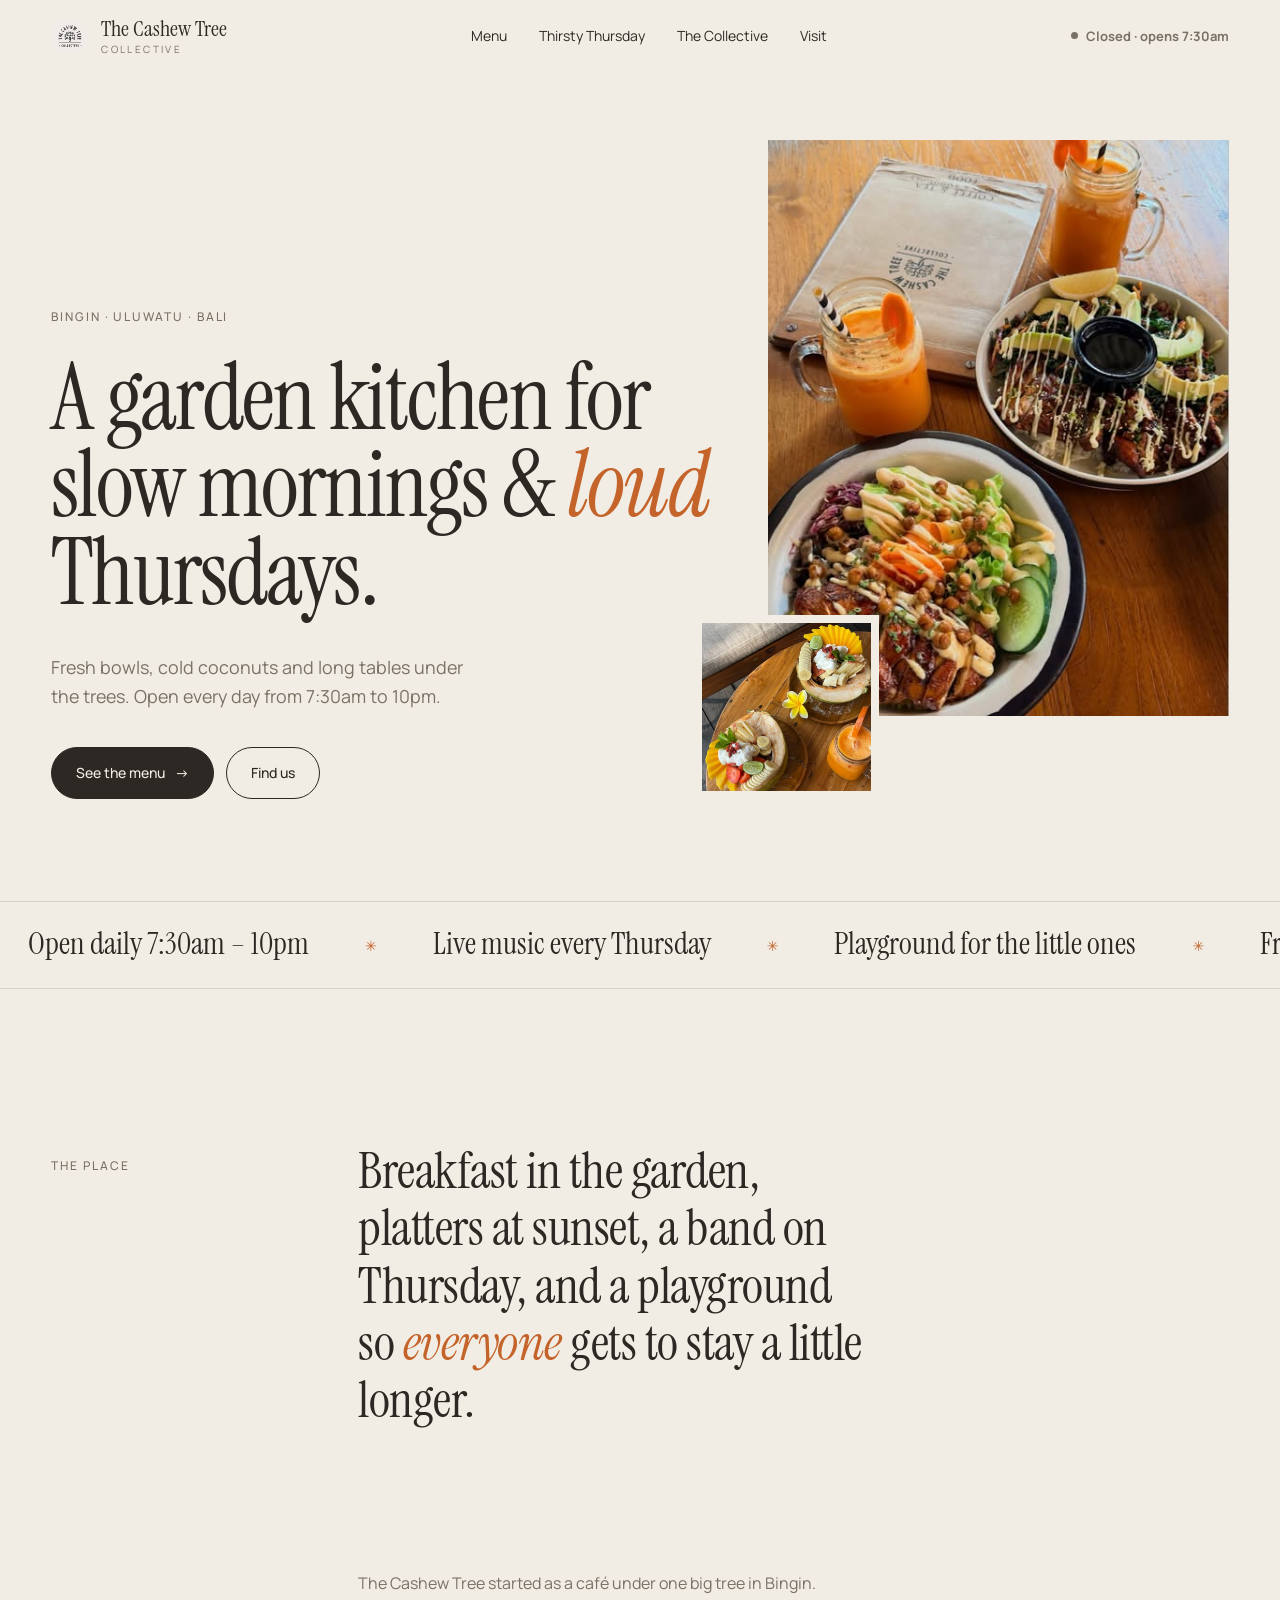
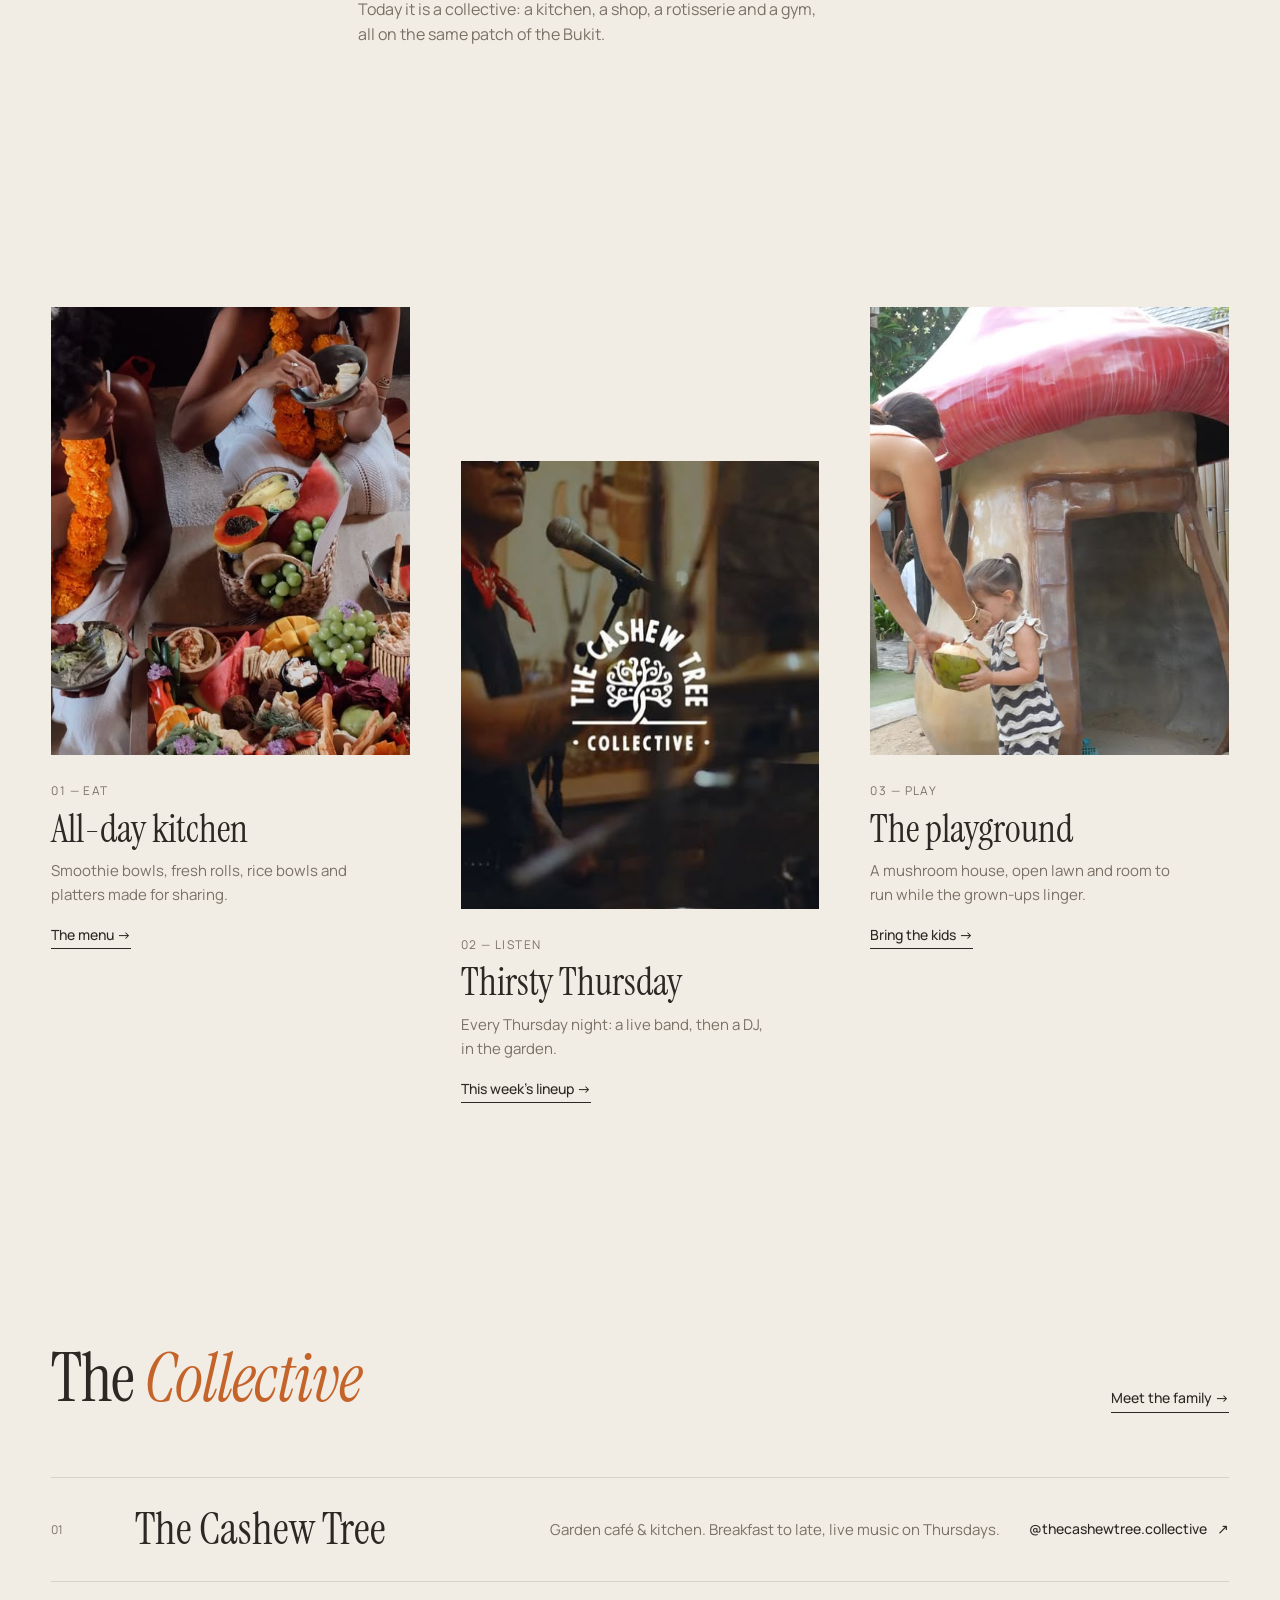
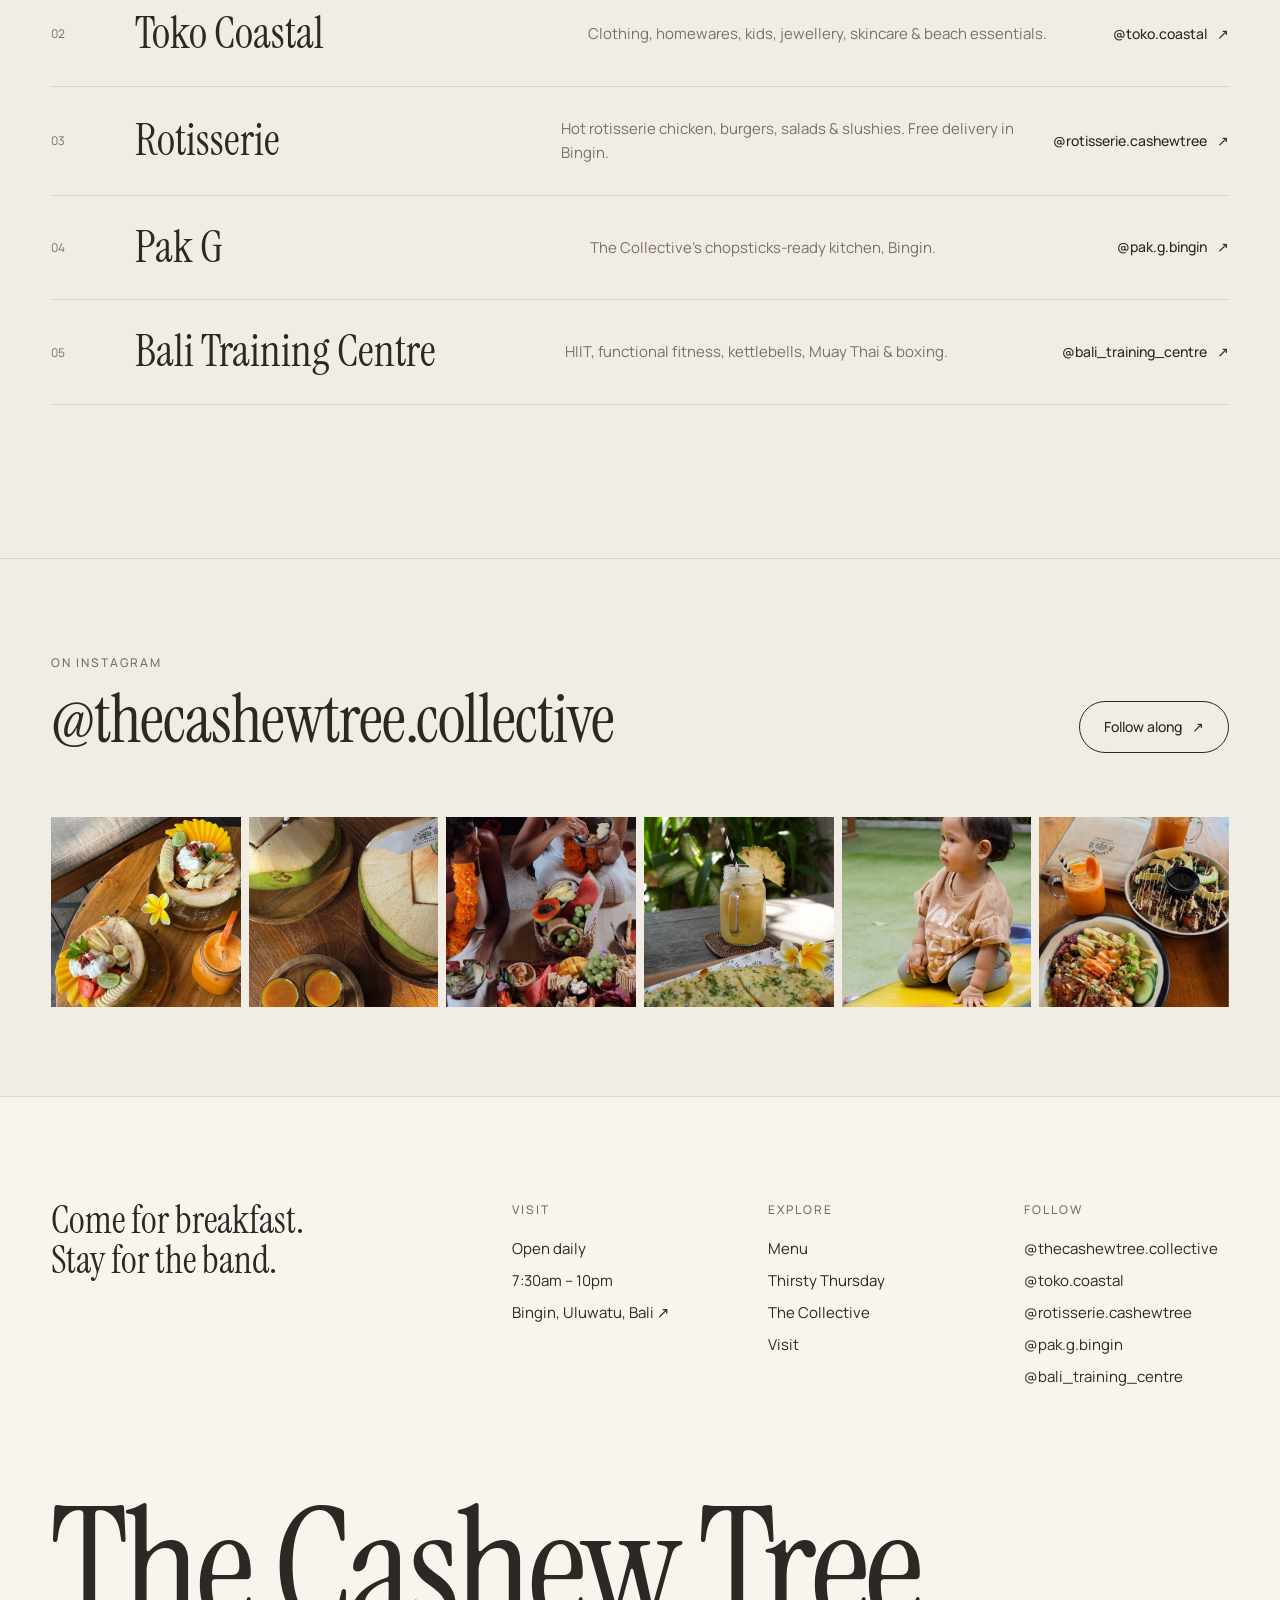
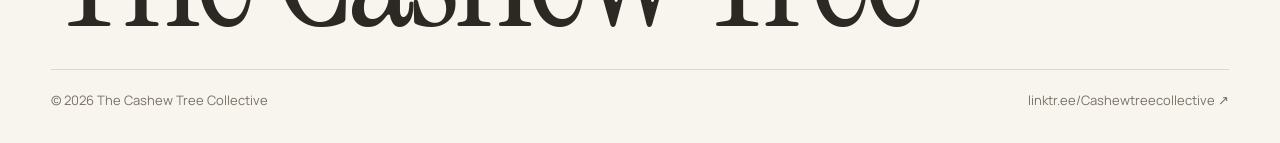
<file: index.html>
<!doctype html>
<html lang="en">
<head>
<meta charset="utf-8">
<meta name="viewport" content="width=device-width, initial-scale=1">
<title>The Cashew Tree Collective · Bingin, Bali</title>
<meta name="description" content="Garden café in Bingin, Bali. Open daily 7:30am to 10pm, live music every Thursday, a playground for kids, and a collective of local brands.">
<meta name="theme-color" content="#f2ede4">
<meta name="robots" content="noindex, nofollow">
<link rel="icon" href="assets/ig/logo.jpg">
<link rel="preconnect" href="https://fonts.googleapis.com">
<link rel="preconnect" href="https://fonts.gstatic.com" crossorigin>
<link href="https://fonts.googleapis.com/css2?family=Instrument+Serif:ital@0;1&family=Manrope:wght@400;500;600&display=swap" rel="stylesheet">
<link rel="stylesheet" href="styles.css">
</head>
<body>
<header class="site-header">
  <div class="wrap nav">
    <a class="brand" href="index.html" aria-label="The Cashew Tree Collective, home">
      <img src="assets/ig/logo.jpg" alt="">
      <span>The Cashew Tree<small>Collective</small></span>
    </a>
    <nav class="nav-links" aria-label="Main">
        <a href="menu.html">Menu</a>
        <a href="music.html">Thirsty Thursday</a>
        <a href="collective.html">The Collective</a>
        <a href="visit.html">Visit</a>
    </nav>
    <span class="status" data-status><i></i><b>Open 7:30am – 10pm</b></span>
    <button class="menu-btn" aria-expanded="false" aria-controls="mnav">Menu</button>
  </div>
</header>
<nav class="mobile-nav" id="mnav" aria-label="Mobile">
  <div>
    <a class="big" href="index.html">Home</a>
    <a class="big" href="menu.html">Menu</a>
    <a class="big" href="music.html">Thirsty Thursday</a>
    <a class="big" href="collective.html">The Collective</a>
    <a class="big" href="visit.html">Visit</a>
  </div>
  <div>
    <span class="status" data-status><i></i><b>Open 7:30am – 10pm</b></span>
    <p class="cap">Bingin, Uluwatu · Bali</p>
  </div>
</nav>
<main>

<section class="hero">
  <div class="wrap hero-grid">
    <div class="hero-copy">
      <span class="eyebrow reveal">Bingin · Uluwatu · Bali</span>
      <h1 class="display reveal d1">A garden kitchen for slow mornings &amp; <em>loud</em> Thursdays.</h1>
      <p class="lede reveal d2">Fresh bowls, cold coconuts and long tables under the trees. Open every day from 7:30am to 10pm.</p>
      <div class="btn-row reveal d3">
        <a class="btn solid" href="menu.html">See the menu <span class="arr">→</span></a>
        <a class="btn" href="visit.html">Find us</a>
      </div>
    </div>
    <div class="hero-media">
      <div class="frame r-4x5 main reveal"><img src="assets/ig/bowls.jpg" alt="Grilled chicken rice bowls and a fresh juice on a wooden table" fetchpriority="high"></div>
      <div class="frame r-1x1 float reveal d2"><img src="assets/ig/smoothie-bowls.jpg" alt="Smoothie bowls served in coconut shells"></div>
    </div>
  </div>
</section>

<div class="ticker" aria-hidden="true">
  <div class="ticker-track">
    <span>Open daily 7:30am – 10pm</span><span>Live music every Thursday</span><span>Playground for the little ones</span><span>Fresh coconuts</span><span>Platters for the table</span>
    <span>Open daily 7:30am – 10pm</span><span>Live music every Thursday</span><span>Playground for the little ones</span><span>Fresh coconuts</span><span>Platters for the table</span>
  </div>
</div>

<section class="pad">
  <div class="wrap intro-grid">
    <span class="eyebrow reveal">The place</span>
    <p class="statement reveal d1">Breakfast in the garden, platters at sunset, a band on Thursday, and a playground so <em>everyone</em> gets to stay a little longer.</p>
    <p class="sub reveal d2">The Cashew Tree started as a café under one big tree in Bingin. Today it is a collective: a kitchen, a shop, a rotisserie and a gym, all on the same patch of the Bukit.</p>
  </div>
</section>

<section class="pad-sm">
  <div class="wrap pillars">
    <a class="pillar reveal" href="menu.html">
      <div class="frame r-4x5"><img src="assets/ig/platter.jpg" alt="Grazing platter piled with tropical fruit" loading="lazy"></div>
      <span class="num">01 — EAT</span>
      <h3 class="h3">All-day kitchen</h3>
      <p>Smoothie bowls, fresh rolls, rice bowls and platters made for sharing.</p>
      <span class="link-arrow">The menu →</span>
    </a>
    <a class="pillar reveal d1" href="music.html">
      <div class="frame r-4x5"><img src="assets/ig/live-band.jpg" alt="Drummer playing live at The Cashew Tree" loading="lazy"></div>
      <span class="num">02 — LISTEN</span>
      <h3 class="h3">Thirsty Thursday</h3>
      <p>Every Thursday night: a live band, then a DJ, in the garden.</p>
      <span class="link-arrow">This week’s lineup →</span>
    </a>
    <a class="pillar reveal d2" href="visit.html#playground">
      <div class="frame r-4x5"><img src="assets/ig/playground.jpg" alt="A child holding a coconut beside the mushroom playhouse" loading="lazy"></div>
      <span class="num">03 — PLAY</span>
      <h3 class="h3">The playground</h3>
      <p>A mushroom house, open lawn and room to run while the grown-ups linger.</p>
      <span class="link-arrow">Bring the kids →</span>
    </a>
  </div>
</section>

<section class="pad">
  <div class="wrap">
    <div class="section-head">
      <h2 class="h2 reveal">The <em>Collective</em></h2>
      <a class="link-arrow reveal" href="collective.html">Meet the family →</a>
    </div>
    <div class="venues">
      <a class="venue reveal" href="https://www.instagram.com/thecashewtree.collective/" target="_blank" rel="noopener" data-img="assets/ig/spread.jpg">
        <span class="idx">01</span>
        <span class="name">The Cashew Tree</span>
        <span class="what">Garden café & kitchen. Breakfast to late, live music on Thursdays.</span>
        <span class="handle">@thecashewtree.collective <span class="arr">↗</span></span>
        <span class="thumb"><img src="assets/ig/spread.jpg" alt="" loading="lazy"></span>
      </a>
      <a class="venue reveal" href="https://www.instagram.com/toko.coastal/" target="_blank" rel="noopener" data-img="assets/ig/toko.jpg">
        <span class="idx">02</span>
        <span class="name">Toko Coastal</span>
        <span class="what">Clothing, homewares, kids, jewellery, skincare & beach essentials.</span>
        <span class="handle">@toko.coastal <span class="arr">↗</span></span>
        <span class="thumb"><img src="assets/ig/toko.jpg" alt="" loading="lazy"></span>
      </a>
      <a class="venue reveal" href="https://www.instagram.com/rotisserie.cashewtree/" target="_blank" rel="noopener" data-img="assets/ig/rotisserie.jpg">
        <span class="idx">03</span>
        <span class="name">Rotisserie</span>
        <span class="what">Hot rotisserie chicken, burgers, salads & slushies. Free delivery in Bingin.</span>
        <span class="handle">@rotisserie.cashewtree <span class="arr">↗</span></span>
        <span class="thumb"><img src="assets/ig/rotisserie.jpg" alt="" loading="lazy"></span>
      </a>
      <a class="venue reveal" href="https://www.instagram.com/pak.g.bingin/" target="_blank" rel="noopener">
        <span class="idx">04</span>
        <span class="name">Pak G</span>
        <span class="what">The Collective’s chopsticks-ready kitchen, Bingin.</span>
        <span class="handle">@pak.g.bingin <span class="arr">↗</span></span>
        
      </a>
      <a class="venue reveal" href="https://www.instagram.com/bali_training_centre/" target="_blank" rel="noopener" data-img="assets/ig/btc.jpg">
        <span class="idx">05</span>
        <span class="name">Bali Training Centre</span>
        <span class="what">HIIT, functional fitness, kettlebells, Muay Thai & boxing.</span>
        <span class="handle">@bali_training_centre <span class="arr">↗</span></span>
        <span class="thumb"><img src="assets/ig/btc.jpg" alt="" loading="lazy"></span>
      </a>
    </div>
  </div>
  <div class="venue-preview" aria-hidden="true"><img alt=""></div>
</section>

<section class="pad-sm rule">
  <div class="wrap">
    <div class="section-head">
      <div>
        <span class="eyebrow">On Instagram</span>
        <h2 class="h2" style="margin-top:12px">@thecashewtree.collective</h2>
      </div>
      <a class="btn" href="https://www.instagram.com/thecashewtree.collective/" target="_blank" rel="noopener">Follow along <span class="arr">↗</span></a>
    </div>
    <div class="ig-grid">
      <a href="https://www.instagram.com/thecashewtree.collective/" target="_blank" rel="noopener" class="reveal d0"><div class="frame r-1x1"><img src="assets/ig/smoothie-bowls.jpg" alt="Smoothie bowls served in coconut shells" loading="lazy"></div></a>
      <a href="https://www.instagram.com/thecashewtree.collective/" target="_blank" rel="noopener" class="reveal d1"><div class="frame r-1x1"><img src="assets/ig/coconuts.jpg" alt="Fresh young coconuts" loading="lazy"></div></a>
      <a href="https://www.instagram.com/thecashewtree.collective/" target="_blank" rel="noopener" class="reveal d2"><div class="frame r-1x1"><img src="assets/ig/platter.jpg" alt="Grazing platter with tropical fruit" loading="lazy"></div></a>
      <a href="https://www.instagram.com/thecashewtree.collective/" target="_blank" rel="noopener" class="reveal d0"><div class="frame r-1x1"><img src="assets/ig/pineapple-drink.jpg" alt="Pineapple drink and garlic bread" loading="lazy"></div></a>
      <a href="https://www.instagram.com/thecashewtree.collective/" target="_blank" rel="noopener" class="reveal d1"><div class="frame r-1x1"><img src="assets/ig/little-one.jpg" alt="A little one on the playground" loading="lazy"></div></a>
      <a href="https://www.instagram.com/thecashewtree.collective/" target="_blank" rel="noopener" class="reveal d2"><div class="frame r-1x1"><img src="assets/ig/bowls.jpg" alt="Rice bowls and fresh juice" loading="lazy"></div></a>
    </div>
  </div>
</section>
</main>
<footer class="site-footer">
  <div class="wrap">
    <div class="foot-grid">
      <div>
        <p class="h3" style="max-width:16ch">Come for breakfast. Stay for the band.</p>
      </div>
      <div>
        <h4>Visit</h4>
        <ul>
          <li>Open daily</li>
          <li>7:30am – 10pm</li>
          <li><a href="https://www.google.com/maps/search/?api=1&query=The+Cashew+Tree+Bingin+Bali" target="_blank" rel="noopener">Bingin, Uluwatu, Bali ↗</a></li>
        </ul>
      </div>
      <div>
        <h4>Explore</h4>
        <ul>
          <li><a href="menu.html">Menu</a></li>
          <li><a href="music.html">Thirsty Thursday</a></li>
          <li><a href="collective.html">The Collective</a></li>
          <li><a href="visit.html">Visit</a></li>
        </ul>
      </div>
      <div>
        <h4>Follow</h4>
        <ul>
          <li><a href="https://www.instagram.com/thecashewtree.collective/" target="_blank" rel="noopener">@thecashewtree.collective</a></li>
          <li><a href="https://www.instagram.com/toko.coastal/" target="_blank" rel="noopener">@toko.coastal</a></li>
          <li><a href="https://www.instagram.com/rotisserie.cashewtree/" target="_blank" rel="noopener">@rotisserie.cashewtree</a></li>
          <li><a href="https://www.instagram.com/pak.g.bingin/" target="_blank" rel="noopener">@pak.g.bingin</a></li>
          <li><a href="https://www.instagram.com/bali_training_centre/" target="_blank" rel="noopener">@bali_training_centre</a></li>
        </ul>
      </div>
    </div>
    <div class="foot-word" aria-hidden="true">The Cashew Tree</div>
    <div class="foot-base">
      <span>© <span data-year>2026</span> The Cashew Tree Collective</span>
      <a href="https://linktr.ee/Cashewtreecollective" target="_blank" rel="noopener">linktr.ee/Cashewtreecollective ↗</a>
    </div>
  </div>
</footer>
<script src="main.js"></script>
</body>
</html>
</file>
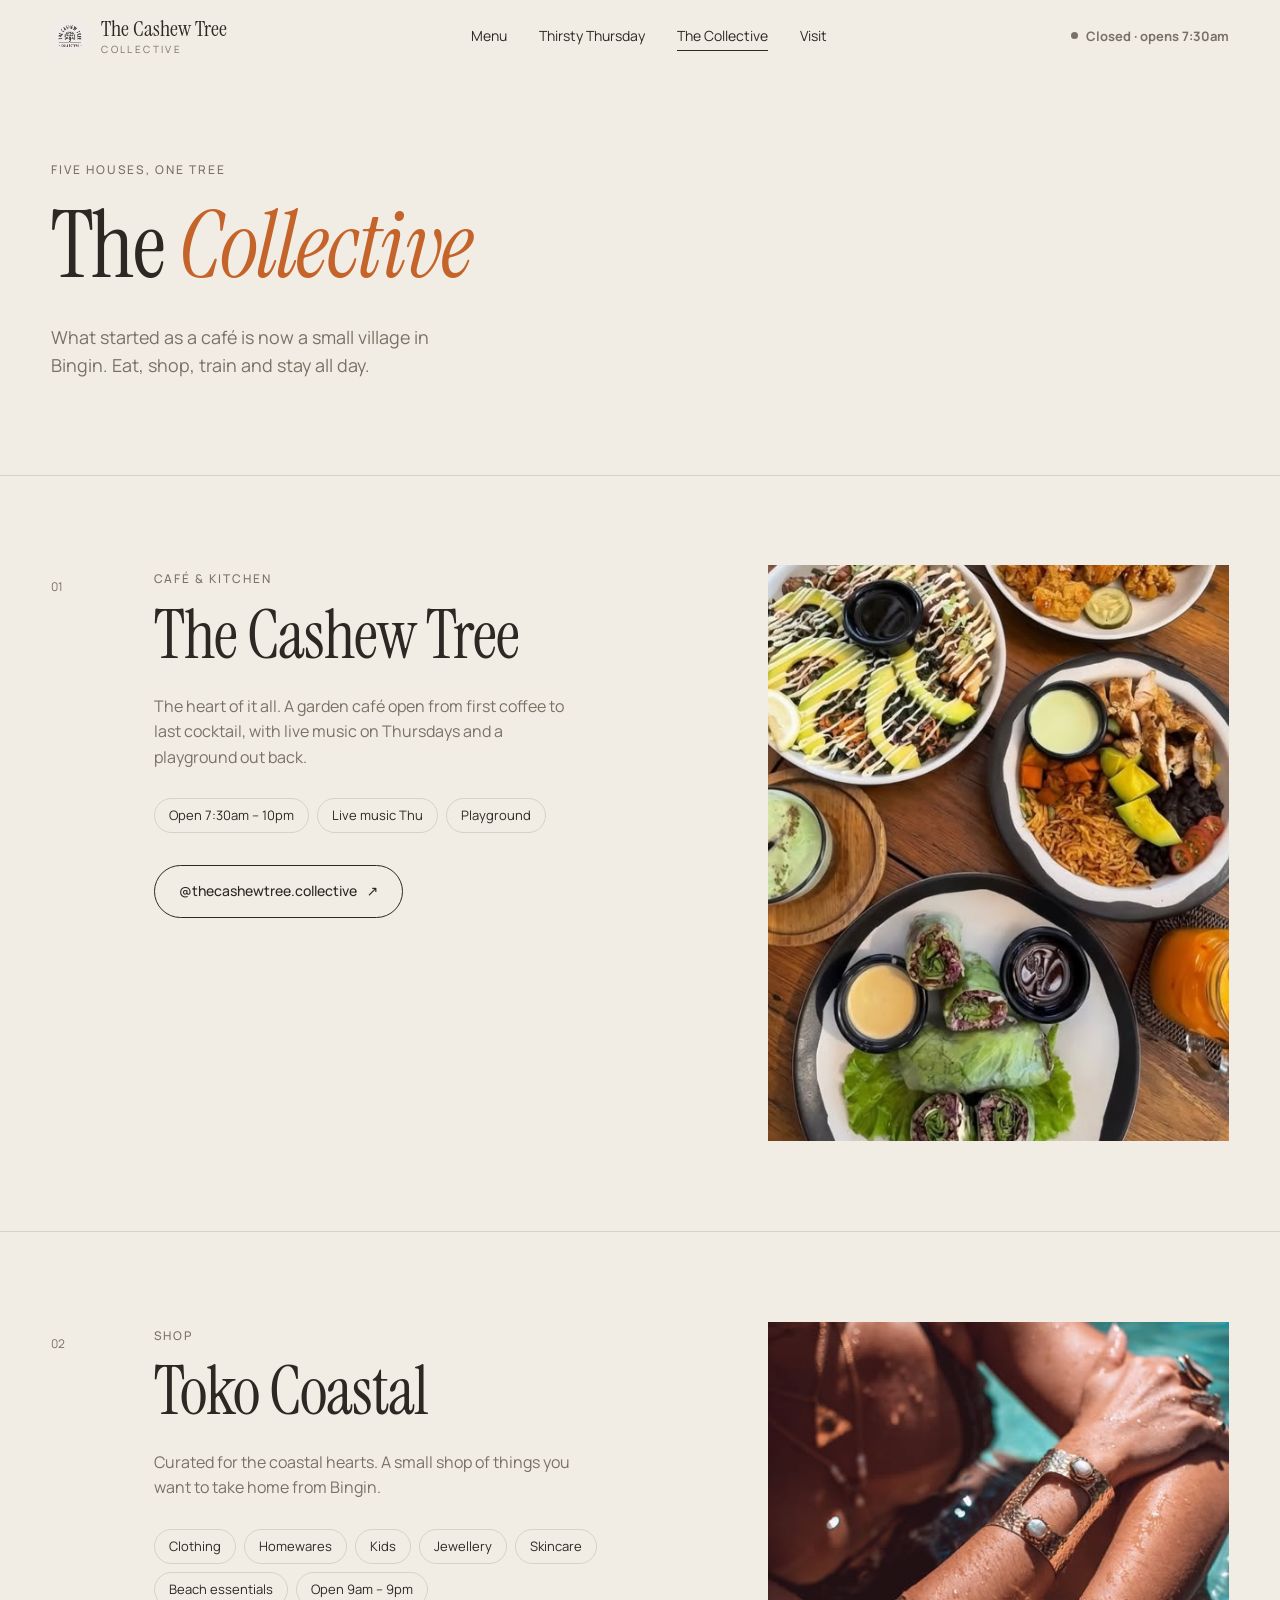
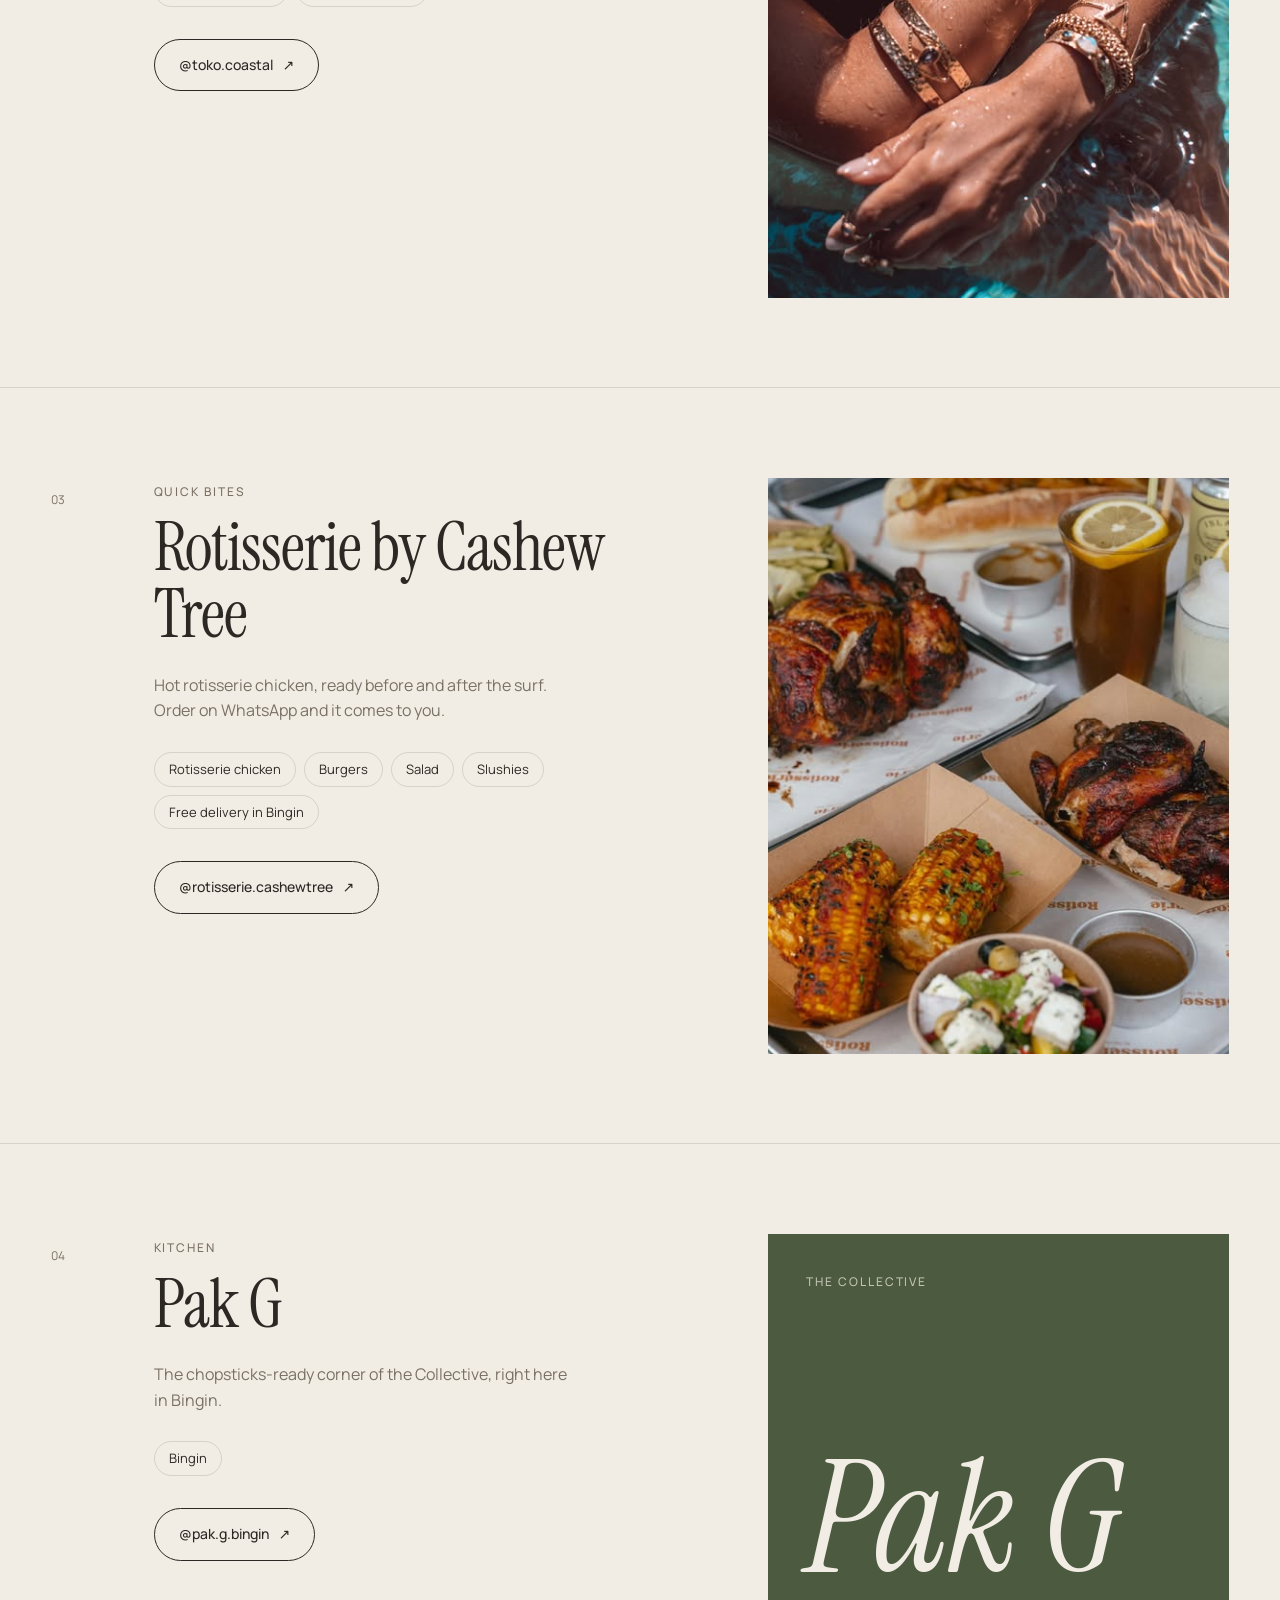
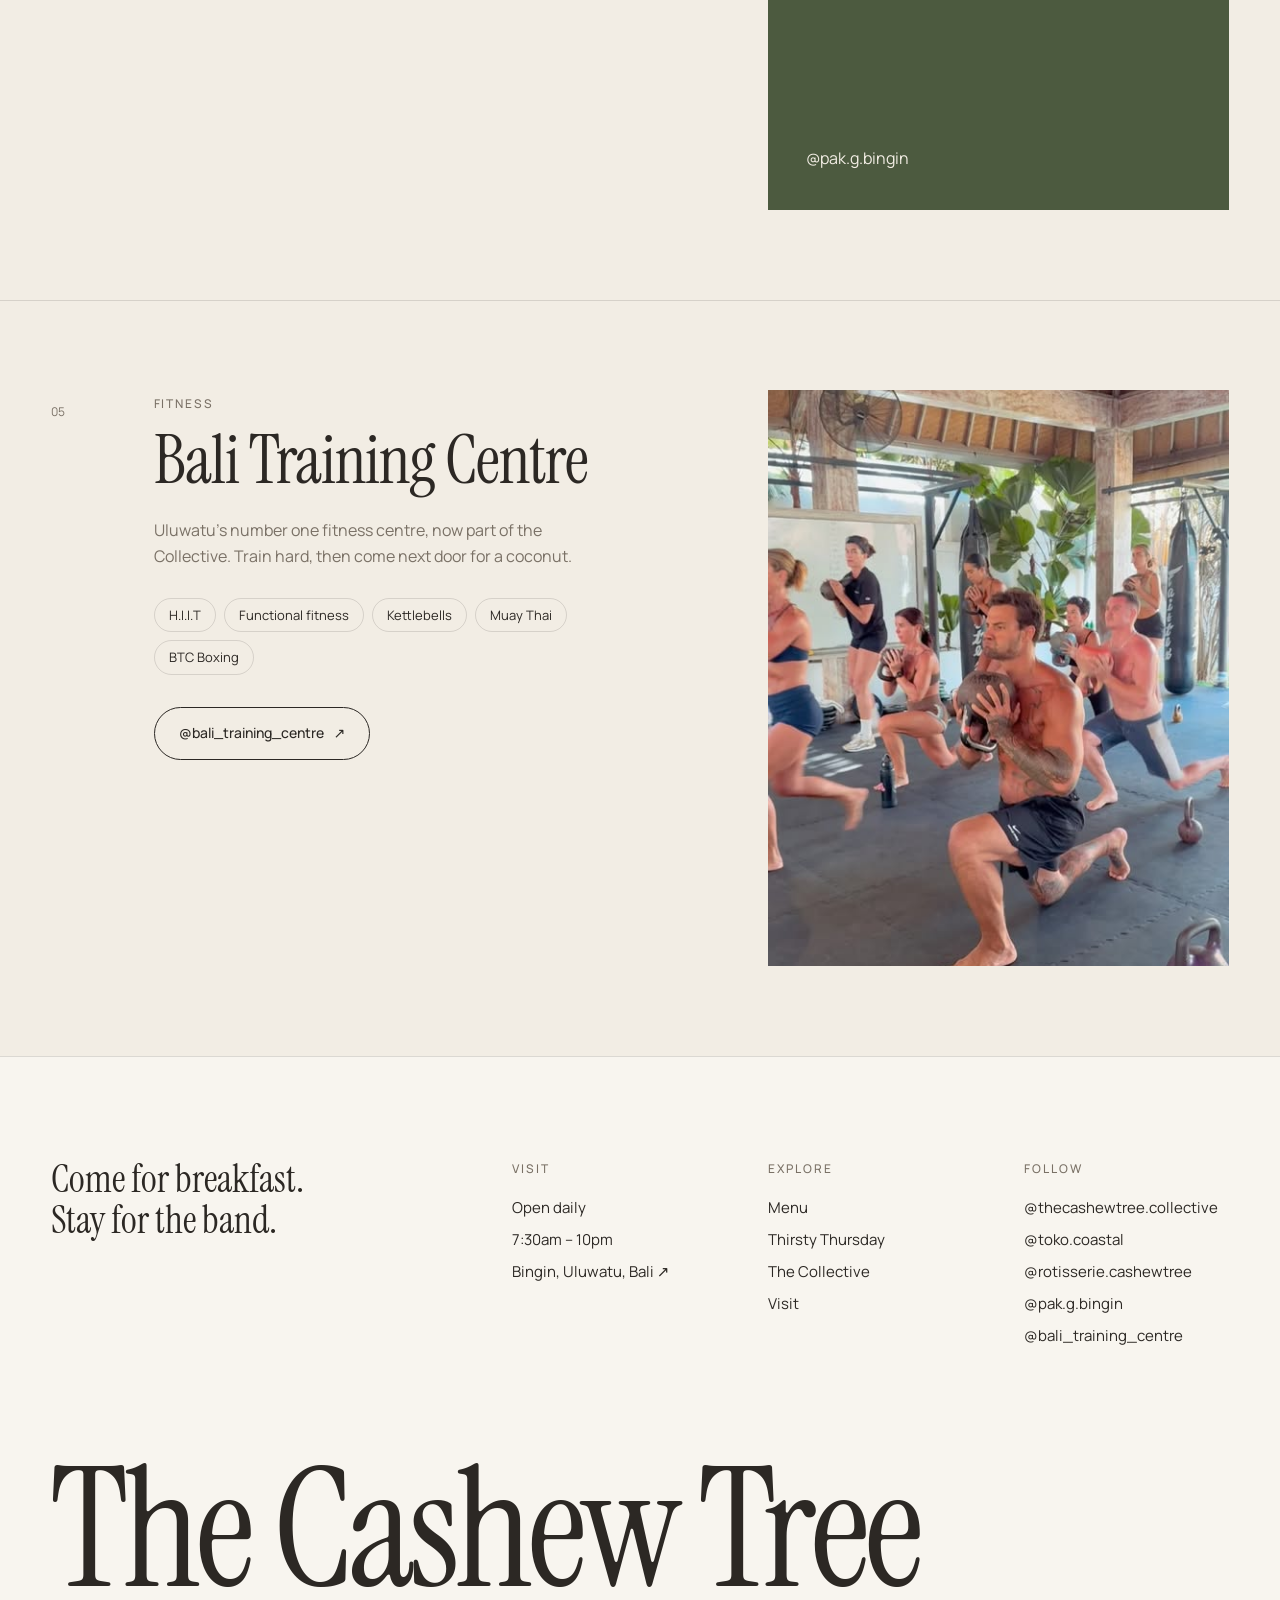
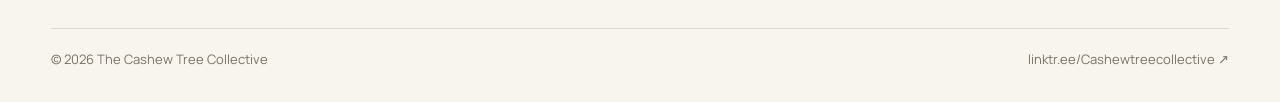
<file: collective.html>
<!doctype html>
<html lang="en">
<head>
<meta charset="utf-8">
<meta name="viewport" content="width=device-width, initial-scale=1">
<title>The Collective · The Cashew Tree Collective</title>
<meta name="description" content="The Cashew Tree Collective in Bingin, Bali: The Cashew Tree café, Toko Coastal, Rotisserie, Pak G and Bali Training Centre.">
<meta name="theme-color" content="#f2ede4">
<meta name="robots" content="noindex, nofollow">
<link rel="icon" href="assets/ig/logo.jpg">
<link rel="preconnect" href="https://fonts.googleapis.com">
<link rel="preconnect" href="https://fonts.gstatic.com" crossorigin>
<link href="https://fonts.googleapis.com/css2?family=Instrument+Serif:ital@0;1&family=Manrope:wght@400;500;600&display=swap" rel="stylesheet">
<link rel="stylesheet" href="styles.css">
</head>
<body>
<header class="site-header">
  <div class="wrap nav">
    <a class="brand" href="index.html" aria-label="The Cashew Tree Collective, home">
      <img src="assets/ig/logo.jpg" alt="">
      <span>The Cashew Tree<small>Collective</small></span>
    </a>
    <nav class="nav-links" aria-label="Main">
        <a href="menu.html">Menu</a>
        <a href="music.html">Thirsty Thursday</a>
        <a href="collective.html" aria-current="page">The Collective</a>
        <a href="visit.html">Visit</a>
    </nav>
    <span class="status" data-status><i></i><b>Open 7:30am – 10pm</b></span>
    <button class="menu-btn" aria-expanded="false" aria-controls="mnav">Menu</button>
  </div>
</header>
<nav class="mobile-nav" id="mnav" aria-label="Mobile">
  <div>
    <a class="big" href="index.html">Home</a>
    <a class="big" href="menu.html">Menu</a>
    <a class="big" href="music.html">Thirsty Thursday</a>
    <a class="big" href="collective.html">The Collective</a>
    <a class="big" href="visit.html">Visit</a>
  </div>
  <div>
    <span class="status" data-status><i></i><b>Open 7:30am – 10pm</b></span>
    <p class="cap">Bingin, Uluwatu · Bali</p>
  </div>
</nav>
<main>

<section class="page-head">
  <div class="wrap">
    <span class="eyebrow reveal">Five houses, one tree</span>
    <h1 class="display reveal d1">The <em>Collective</em></h1>
    <p class="lede reveal d2">What started as a café is now a small village in Bingin. Eat, shop, train and stay all day.</p>
  </div>
</section>
  <article class="house wrap">
    <span class="idx">01</span>
    <div class="body reveal">
      <span class="eyebrow">Café & kitchen</span>
      <h2 class="h2">The Cashew Tree</h2>
      <p>The heart of it all. A garden café open from first coffee to last cocktail, with live music on Thursdays and a playground out back.</p>
      <div class="tags"><span>Open 7:30am – 10pm</span><span>Live music Thu</span><span>Playground</span></div>
      <a class="btn" href="https://www.instagram.com/thecashewtree.collective/" target="_blank" rel="noopener">@thecashewtree.collective <span class="arr">↗</span></a>
    </div>
    <div class="media reveal d1"><div class="frame r-4x5"><img src="assets/ig/spread.jpg" alt="The Cashew Tree" loading="lazy"></div></div>
  </article>
  <article class="house wrap">
    <span class="idx">02</span>
    <div class="body reveal">
      <span class="eyebrow">Shop</span>
      <h2 class="h2">Toko Coastal</h2>
      <p>Curated for the coastal hearts. A small shop of things you want to take home from Bingin.</p>
      <div class="tags"><span>Clothing</span><span>Homewares</span><span>Kids</span><span>Jewellery</span><span>Skincare</span><span>Beach essentials</span><span>Open 9am – 9pm</span></div>
      <a class="btn" href="https://www.instagram.com/toko.coastal/" target="_blank" rel="noopener">@toko.coastal <span class="arr">↗</span></a>
    </div>
    <div class="media reveal d1"><div class="frame r-4x5"><img src="assets/ig/toko.jpg" alt="Toko Coastal" loading="lazy"></div></div>
  </article>
  <article class="house wrap">
    <span class="idx">03</span>
    <div class="body reveal">
      <span class="eyebrow">Quick bites</span>
      <h2 class="h2">Rotisserie by Cashew Tree</h2>
      <p>Hot rotisserie chicken, ready before and after the surf. Order on WhatsApp and it comes to you.</p>
      <div class="tags"><span>Rotisserie chicken</span><span>Burgers</span><span>Salad</span><span>Slushies</span><span>Free delivery in Bingin</span></div>
      <a class="btn" href="https://www.instagram.com/rotisserie.cashewtree/" target="_blank" rel="noopener">@rotisserie.cashewtree <span class="arr">↗</span></a>
    </div>
    <div class="media reveal d1"><div class="frame r-4x5"><img src="assets/ig/rotisserie.jpg" alt="Rotisserie by Cashew Tree" loading="lazy"></div></div>
  </article>
  <article class="house wrap">
    <span class="idx">04</span>
    <div class="body reveal">
      <span class="eyebrow">Kitchen</span>
      <h2 class="h2">Pak G</h2>
      <p>The chopsticks-ready corner of the Collective, right here in Bingin.</p>
      <div class="tags"><span>Bingin</span></div>
      <a class="btn" href="https://www.instagram.com/pak.g.bingin/" target="_blank" rel="noopener">@pak.g.bingin <span class="arr">↗</span></a>
    </div>
    <div class="media reveal d1"><div class="type-card"><span class="eyebrow" style="color:rgba(242,237,228,.7)">The Collective</span><span class="glyph">Pak G</span><span>@pak.g.bingin</span></div></div>
  </article>
  <article class="house wrap">
    <span class="idx">05</span>
    <div class="body reveal">
      <span class="eyebrow">Fitness</span>
      <h2 class="h2">Bali Training Centre</h2>
      <p>Uluwatu’s number one fitness centre, now part of the Collective. Train hard, then come next door for a coconut.</p>
      <div class="tags"><span>H.I.I.T</span><span>Functional fitness</span><span>Kettlebells</span><span>Muay Thai</span><span>BTC Boxing</span></div>
      <a class="btn" href="https://www.instagram.com/bali_training_centre/" target="_blank" rel="noopener">@bali_training_centre <span class="arr">↗</span></a>
    </div>
    <div class="media reveal d1"><div class="frame r-4x5"><img src="assets/ig/btc.jpg" alt="Bali Training Centre" loading="lazy"></div></div>
  </article>
</main>
<footer class="site-footer">
  <div class="wrap">
    <div class="foot-grid">
      <div>
        <p class="h3" style="max-width:16ch">Come for breakfast. Stay for the band.</p>
      </div>
      <div>
        <h4>Visit</h4>
        <ul>
          <li>Open daily</li>
          <li>7:30am – 10pm</li>
          <li><a href="https://www.google.com/maps/search/?api=1&query=The+Cashew+Tree+Bingin+Bali" target="_blank" rel="noopener">Bingin, Uluwatu, Bali ↗</a></li>
        </ul>
      </div>
      <div>
        <h4>Explore</h4>
        <ul>
          <li><a href="menu.html">Menu</a></li>
          <li><a href="music.html">Thirsty Thursday</a></li>
          <li><a href="collective.html">The Collective</a></li>
          <li><a href="visit.html">Visit</a></li>
        </ul>
      </div>
      <div>
        <h4>Follow</h4>
        <ul>
          <li><a href="https://www.instagram.com/thecashewtree.collective/" target="_blank" rel="noopener">@thecashewtree.collective</a></li>
          <li><a href="https://www.instagram.com/toko.coastal/" target="_blank" rel="noopener">@toko.coastal</a></li>
          <li><a href="https://www.instagram.com/rotisserie.cashewtree/" target="_blank" rel="noopener">@rotisserie.cashewtree</a></li>
          <li><a href="https://www.instagram.com/pak.g.bingin/" target="_blank" rel="noopener">@pak.g.bingin</a></li>
          <li><a href="https://www.instagram.com/bali_training_centre/" target="_blank" rel="noopener">@bali_training_centre</a></li>
        </ul>
      </div>
    </div>
    <div class="foot-word" aria-hidden="true">The Cashew Tree</div>
    <div class="foot-base">
      <span>© <span data-year>2026</span> The Cashew Tree Collective</span>
      <a href="https://linktr.ee/Cashewtreecollective" target="_blank" rel="noopener">linktr.ee/Cashewtreecollective ↗</a>
    </div>
  </div>
</footer>
<script src="main.js"></script>
</body>
</html>
</file>
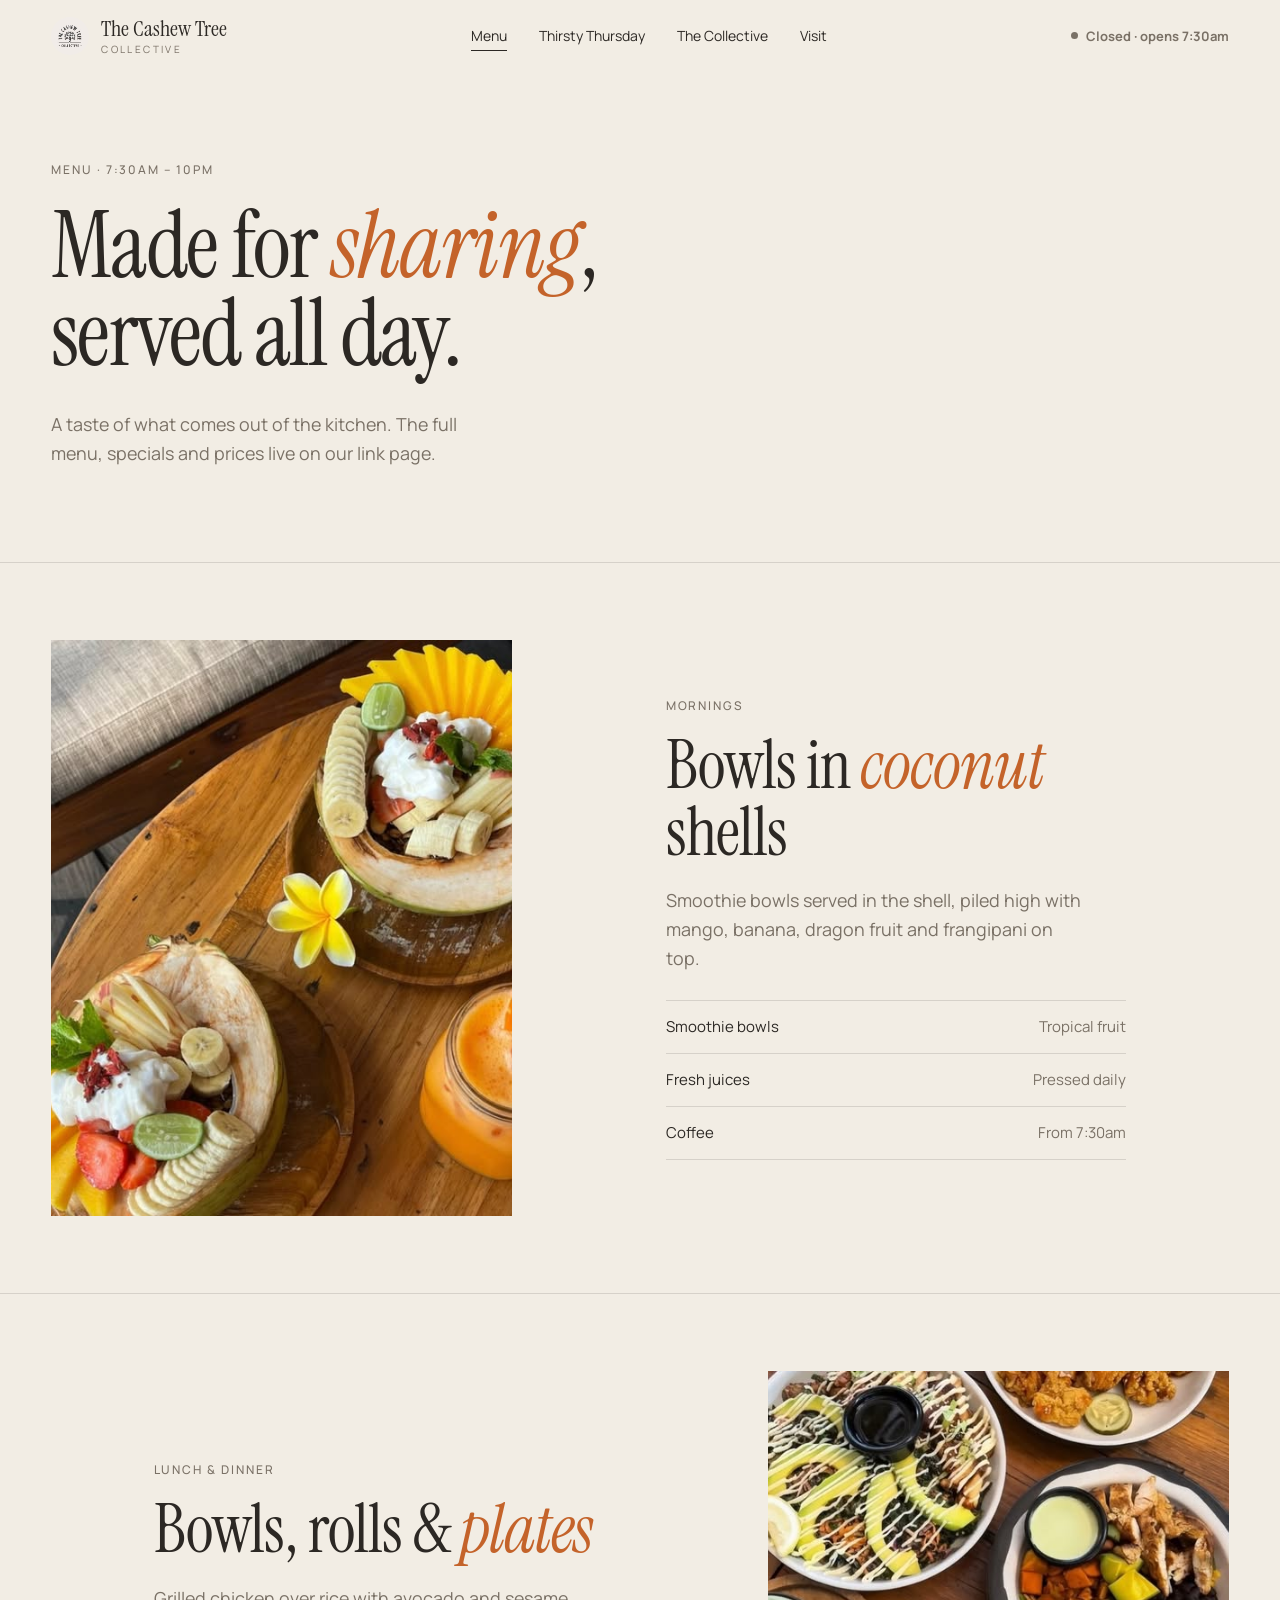
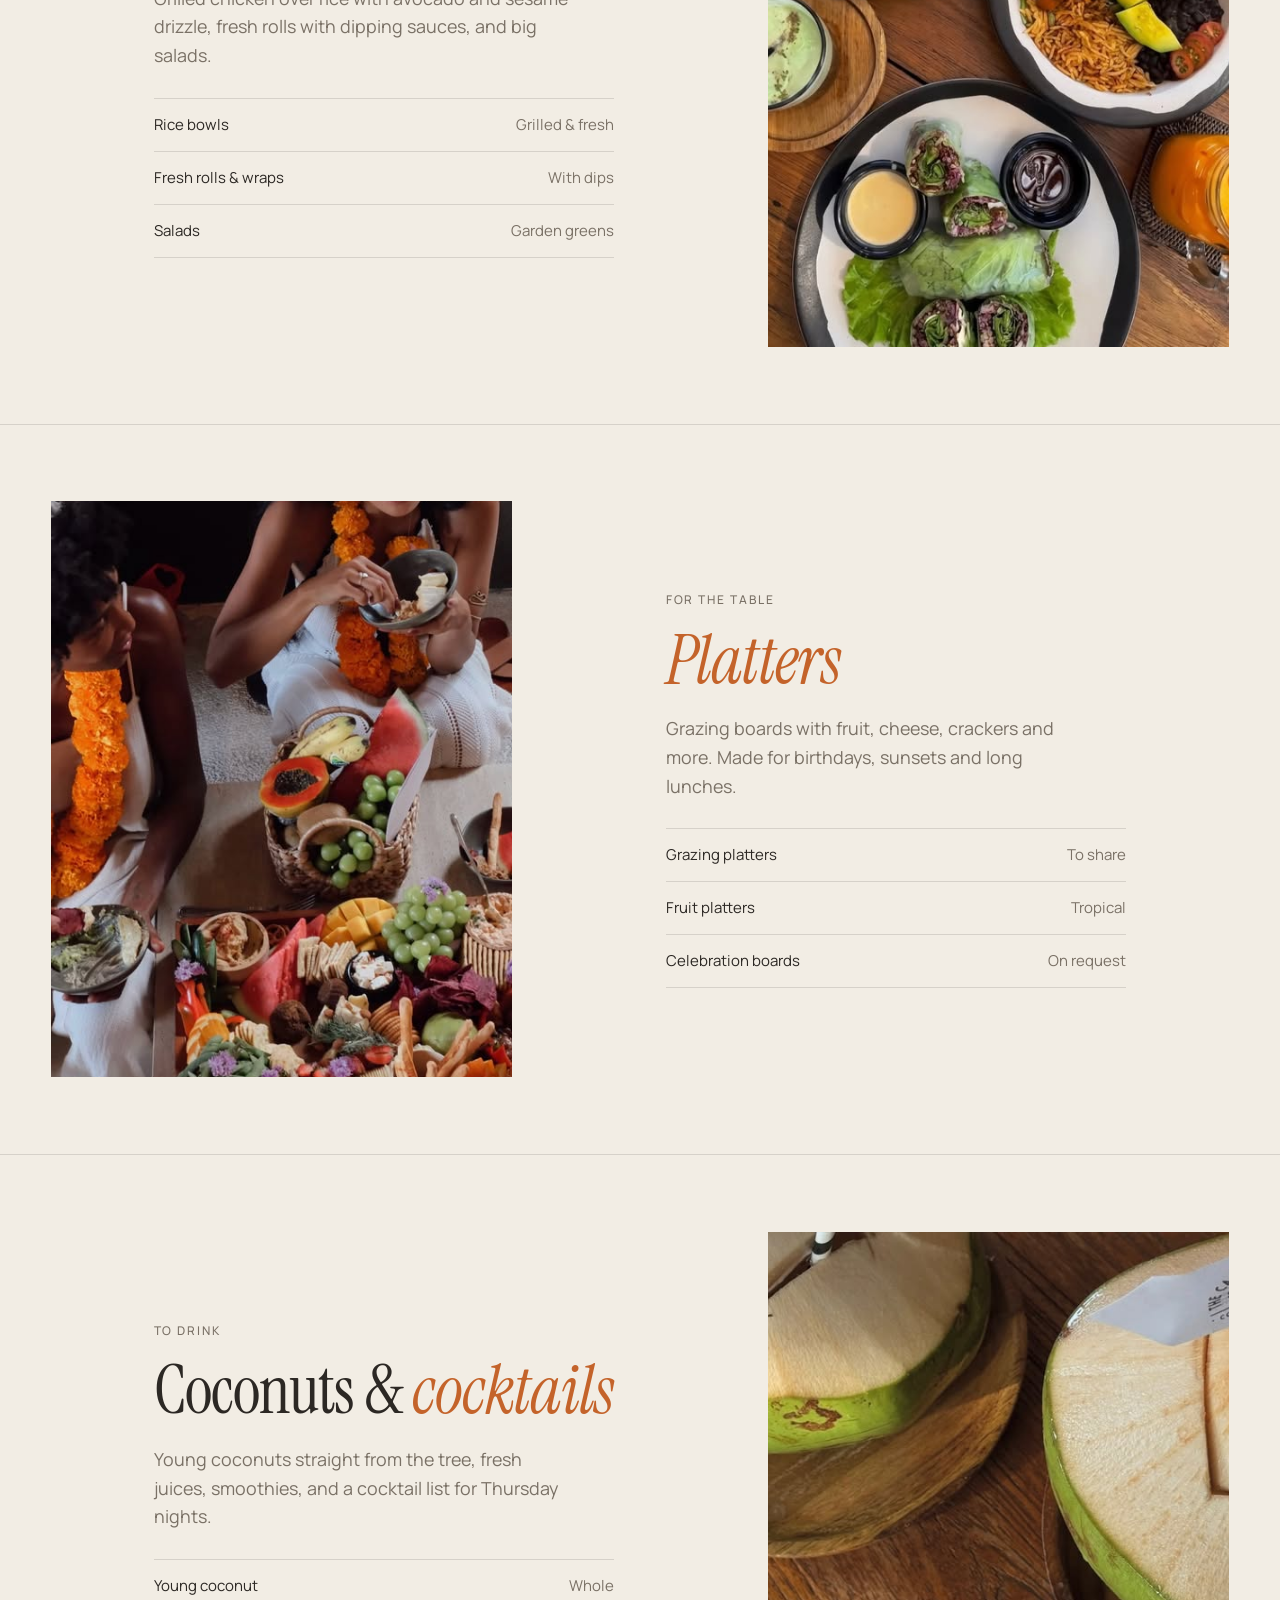
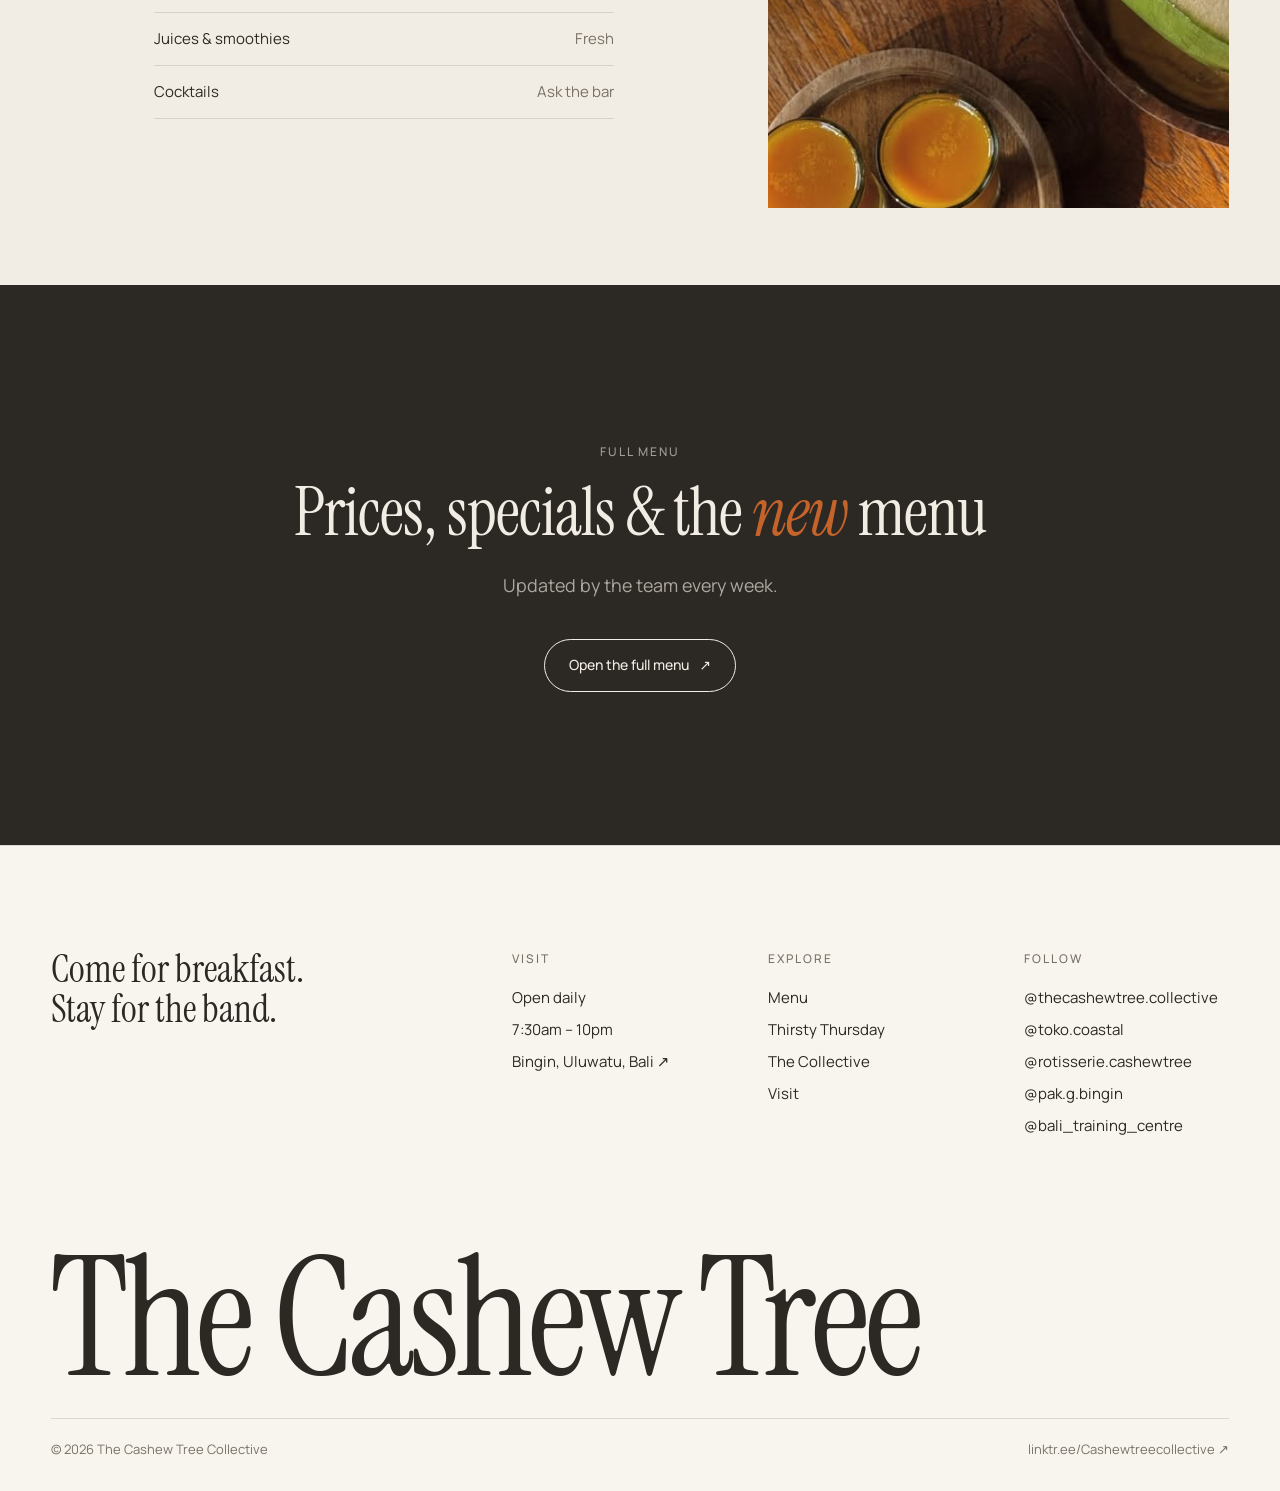
<file: menu.html>
<!doctype html>
<html lang="en">
<head>
<meta charset="utf-8">
<meta name="viewport" content="width=device-width, initial-scale=1">
<title>Menu · The Cashew Tree Collective</title>
<meta name="description" content="All-day menu at The Cashew Tree, Bingin: smoothie bowls, fresh rolls, rice bowls, platters, coconuts, juices and cocktails.">
<meta name="theme-color" content="#f2ede4">
<meta name="robots" content="noindex, nofollow">
<link rel="icon" href="assets/ig/logo.jpg">
<link rel="preconnect" href="https://fonts.googleapis.com">
<link rel="preconnect" href="https://fonts.gstatic.com" crossorigin>
<link href="https://fonts.googleapis.com/css2?family=Instrument+Serif:ital@0;1&family=Manrope:wght@400;500;600&display=swap" rel="stylesheet">
<link rel="stylesheet" href="styles.css">
</head>
<body>
<header class="site-header">
  <div class="wrap nav">
    <a class="brand" href="index.html" aria-label="The Cashew Tree Collective, home">
      <img src="assets/ig/logo.jpg" alt="">
      <span>The Cashew Tree<small>Collective</small></span>
    </a>
    <nav class="nav-links" aria-label="Main">
        <a href="menu.html" aria-current="page">Menu</a>
        <a href="music.html">Thirsty Thursday</a>
        <a href="collective.html">The Collective</a>
        <a href="visit.html">Visit</a>
    </nav>
    <span class="status" data-status><i></i><b>Open 7:30am – 10pm</b></span>
    <button class="menu-btn" aria-expanded="false" aria-controls="mnav">Menu</button>
  </div>
</header>
<nav class="mobile-nav" id="mnav" aria-label="Mobile">
  <div>
    <a class="big" href="index.html">Home</a>
    <a class="big" href="menu.html">Menu</a>
    <a class="big" href="music.html">Thirsty Thursday</a>
    <a class="big" href="collective.html">The Collective</a>
    <a class="big" href="visit.html">Visit</a>
  </div>
  <div>
    <span class="status" data-status><i></i><b>Open 7:30am – 10pm</b></span>
    <p class="cap">Bingin, Uluwatu · Bali</p>
  </div>
</nav>
<main>

<section class="page-head">
  <div class="wrap">
    <span class="eyebrow reveal">Menu · 7:30am – 10pm</span>
    <h1 class="display reveal d1">Made for <em>sharing</em>,<br>served all day.</h1>
    <p class="lede reveal d2">A taste of what comes out of the kitchen. The full menu, specials and prices live on our link page.</p>
  </div>
</section>

<div>
<section class="course wrap">
      <div class="frame r-4x5 reveal"><img src="assets/ig/smoothie-bowls.jpg" alt="Smoothie bowls in coconut shells topped with fruit and flowers" loading="lazy"></div>
      <div class="body reveal d1">
        <span class="eyebrow">Mornings</span>
        <h2 class="h2">Bowls in <em>coconut</em> shells</h2>
        <p class="lede">Smoothie bowls served in the shell, piled high with mango, banana, dragon fruit and frangipani on top.</p>
        <ul>
          <li><span>Smoothie bowls</span><span>Tropical fruit</span></li>
          <li><span>Fresh juices</span><span>Pressed daily</span></li>
          <li><span>Coffee</span><span>From 7:30am</span></li>
        </ul>
      </div>
    </section>
<section class="course wrap">
      <div class="frame r-4x5 reveal"><img src="assets/ig/spread.jpg" alt="Table spread with fresh rolls, rice bowls and juices" loading="lazy"></div>
      <div class="body reveal d1">
        <span class="eyebrow">Lunch & dinner</span>
        <h2 class="h2">Bowls, rolls &amp; <em>plates</em></h2>
        <p class="lede">Grilled chicken over rice with avocado and sesame drizzle, fresh rolls with dipping sauces, and big salads.</p>
        <ul>
          <li><span>Rice bowls</span><span>Grilled & fresh</span></li>
          <li><span>Fresh rolls & wraps</span><span>With dips</span></li>
          <li><span>Salads</span><span>Garden greens</span></li>
        </ul>
      </div>
    </section>
<section class="course wrap">
      <div class="frame r-4x5 reveal"><img src="assets/ig/platter.jpg" alt="Grazing platter with watermelon, papaya, grapes and cheese" loading="lazy"></div>
      <div class="body reveal d1">
        <span class="eyebrow">For the table</span>
        <h2 class="h2"><em>Platters</em></h2>
        <p class="lede">Grazing boards with fruit, cheese, crackers and more. Made for birthdays, sunsets and long lunches.</p>
        <ul>
          <li><span>Grazing platters</span><span>To share</span></li>
          <li><span>Fruit platters</span><span>Tropical</span></li>
          <li><span>Celebration boards</span><span>On request</span></li>
        </ul>
      </div>
    </section>
<section class="course wrap">
      <div class="frame r-4x5 reveal"><img src="assets/ig/coconuts.jpg" alt="Fresh young coconuts and juice shots" loading="lazy"></div>
      <div class="body reveal d1">
        <span class="eyebrow">To drink</span>
        <h2 class="h2">Coconuts &amp; <em>cocktails</em></h2>
        <p class="lede">Young coconuts straight from the tree, fresh juices, smoothies, and a cocktail list for Thursday nights.</p>
        <ul>
          <li><span>Young coconut</span><span>Whole</span></li>
          <li><span>Juices & smoothies</span><span>Fresh</span></li>
          <li><span>Cocktails</span><span>Ask the bar</span></li>
        </ul>
      </div>
    </section>
</div>

<section class="cta-band pad">
  <div class="wrap">
    <span class="eyebrow" style="color:rgba(242,237,228,.6)">Full menu</span>
    <h2 class="h2" style="margin-top:16px">Prices, specials &amp; the <em>new</em> menu</h2>
    <p class="lede">Updated by the team every week.</p>
    <a class="btn" href="https://linktr.ee/Cashewtreecollective" target="_blank" rel="noopener">Open the full menu <span class="arr">↗</span></a>
  </div>
</section>
</main>
<footer class="site-footer">
  <div class="wrap">
    <div class="foot-grid">
      <div>
        <p class="h3" style="max-width:16ch">Come for breakfast. Stay for the band.</p>
      </div>
      <div>
        <h4>Visit</h4>
        <ul>
          <li>Open daily</li>
          <li>7:30am – 10pm</li>
          <li><a href="https://www.google.com/maps/search/?api=1&query=The+Cashew+Tree+Bingin+Bali" target="_blank" rel="noopener">Bingin, Uluwatu, Bali ↗</a></li>
        </ul>
      </div>
      <div>
        <h4>Explore</h4>
        <ul>
          <li><a href="menu.html">Menu</a></li>
          <li><a href="music.html">Thirsty Thursday</a></li>
          <li><a href="collective.html">The Collective</a></li>
          <li><a href="visit.html">Visit</a></li>
        </ul>
      </div>
      <div>
        <h4>Follow</h4>
        <ul>
          <li><a href="https://www.instagram.com/thecashewtree.collective/" target="_blank" rel="noopener">@thecashewtree.collective</a></li>
          <li><a href="https://www.instagram.com/toko.coastal/" target="_blank" rel="noopener">@toko.coastal</a></li>
          <li><a href="https://www.instagram.com/rotisserie.cashewtree/" target="_blank" rel="noopener">@rotisserie.cashewtree</a></li>
          <li><a href="https://www.instagram.com/pak.g.bingin/" target="_blank" rel="noopener">@pak.g.bingin</a></li>
          <li><a href="https://www.instagram.com/bali_training_centre/" target="_blank" rel="noopener">@bali_training_centre</a></li>
        </ul>
      </div>
    </div>
    <div class="foot-word" aria-hidden="true">The Cashew Tree</div>
    <div class="foot-base">
      <span>© <span data-year>2026</span> The Cashew Tree Collective</span>
      <a href="https://linktr.ee/Cashewtreecollective" target="_blank" rel="noopener">linktr.ee/Cashewtreecollective ↗</a>
    </div>
  </div>
</footer>
<script src="main.js"></script>
</body>
</html>
</file>
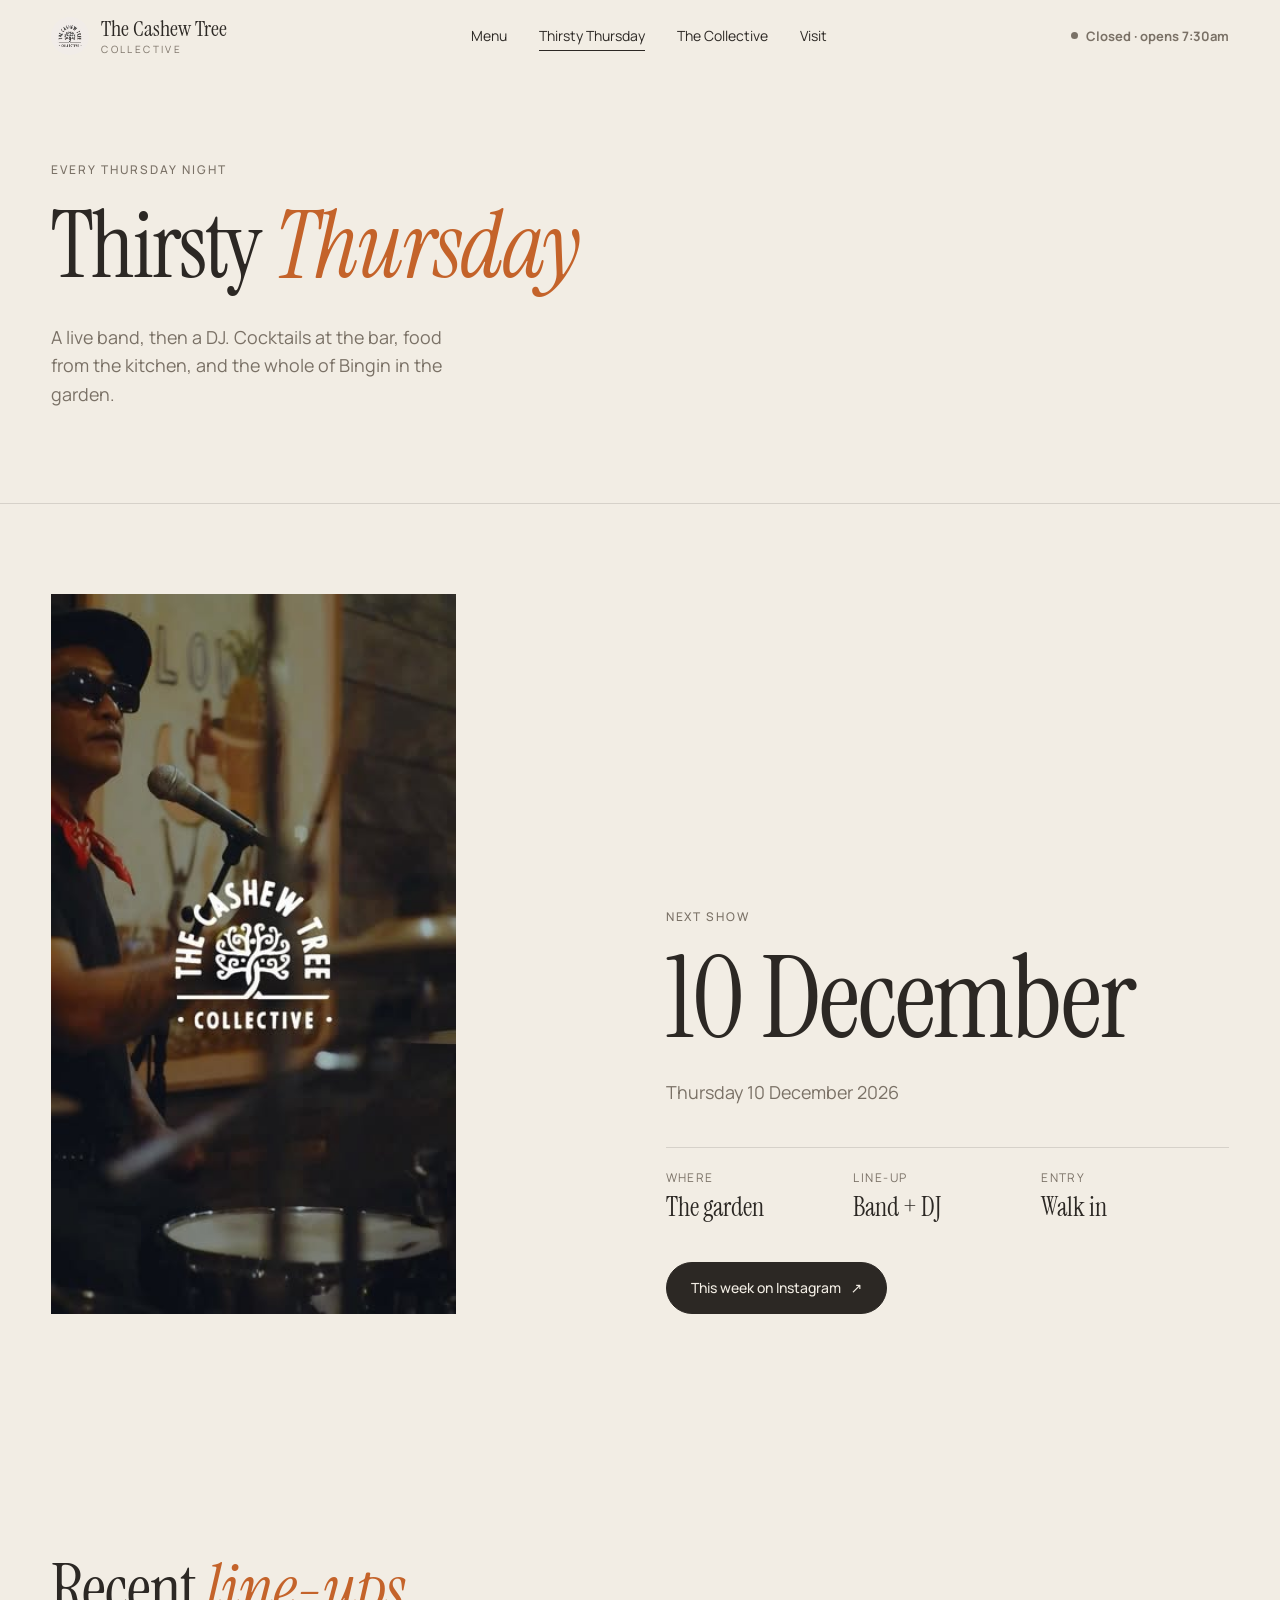
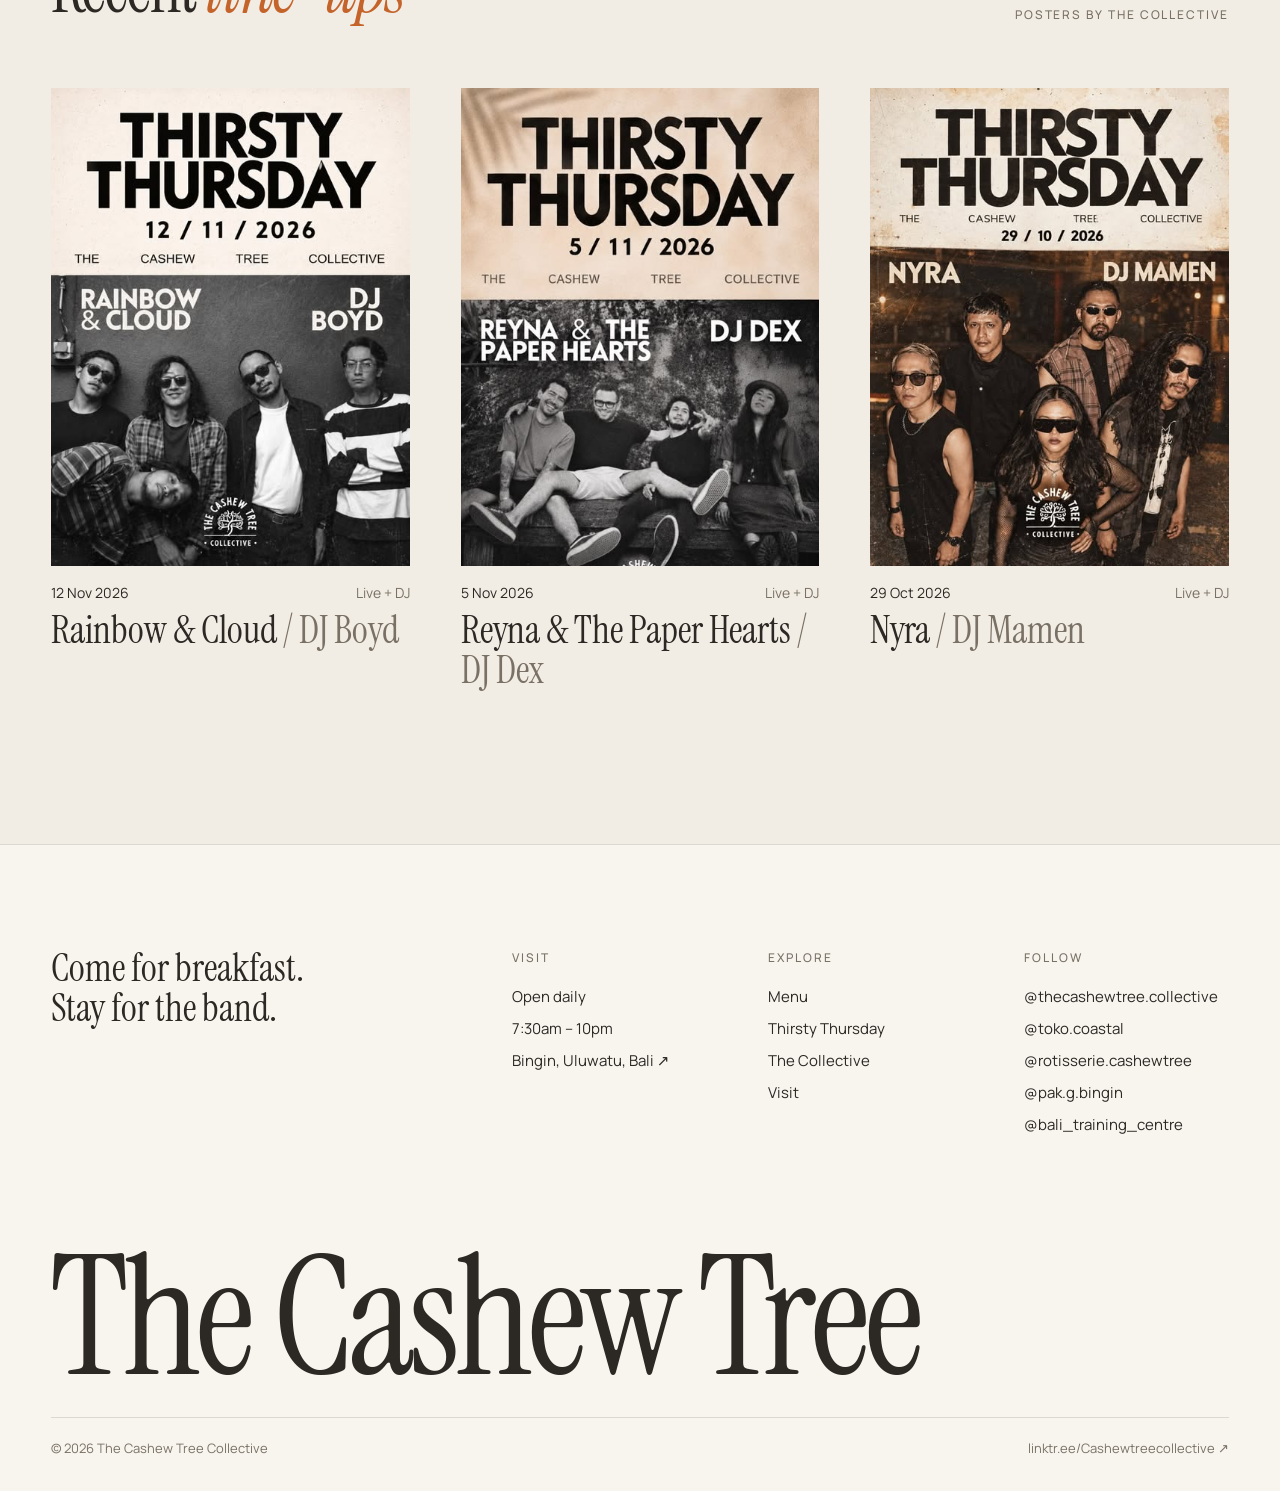
<file: music.html>
<!doctype html>
<html lang="en">
<head>
<meta charset="utf-8">
<meta name="viewport" content="width=device-width, initial-scale=1">
<title>Thirsty Thursday · The Cashew Tree Collective</title>
<meta name="description" content="Live music every Thursday night at The Cashew Tree, Bingin. A live band, then a DJ, in the garden.">
<meta name="theme-color" content="#f2ede4">
<meta name="robots" content="noindex, nofollow">
<link rel="icon" href="assets/ig/logo.jpg">
<link rel="preconnect" href="https://fonts.googleapis.com">
<link rel="preconnect" href="https://fonts.gstatic.com" crossorigin>
<link href="https://fonts.googleapis.com/css2?family=Instrument+Serif:ital@0;1&family=Manrope:wght@400;500;600&display=swap" rel="stylesheet">
<link rel="stylesheet" href="styles.css">
</head>
<body>
<header class="site-header">
  <div class="wrap nav">
    <a class="brand" href="index.html" aria-label="The Cashew Tree Collective, home">
      <img src="assets/ig/logo.jpg" alt="">
      <span>The Cashew Tree<small>Collective</small></span>
    </a>
    <nav class="nav-links" aria-label="Main">
        <a href="menu.html">Menu</a>
        <a href="music.html" aria-current="page">Thirsty Thursday</a>
        <a href="collective.html">The Collective</a>
        <a href="visit.html">Visit</a>
    </nav>
    <span class="status" data-status><i></i><b>Open 7:30am – 10pm</b></span>
    <button class="menu-btn" aria-expanded="false" aria-controls="mnav">Menu</button>
  </div>
</header>
<nav class="mobile-nav" id="mnav" aria-label="Mobile">
  <div>
    <a class="big" href="index.html">Home</a>
    <a class="big" href="menu.html">Menu</a>
    <a class="big" href="music.html">Thirsty Thursday</a>
    <a class="big" href="collective.html">The Collective</a>
    <a class="big" href="visit.html">Visit</a>
  </div>
  <div>
    <span class="status" data-status><i></i><b>Open 7:30am – 10pm</b></span>
    <p class="cap">Bingin, Uluwatu · Bali</p>
  </div>
</nav>
<main>

<section class="page-head">
  <div class="wrap">
    <span class="eyebrow reveal">Every Thursday night</span>
    <h1 class="display reveal d1">Thirsty <em>Thursday</em></h1>
    <p class="lede reveal d2">A live band, then a DJ. Cocktails at the bar, food from the kitchen, and the whole of Bingin in the garden.</p>
  </div>
</section>

<section class="pad-sm rule">
  <div class="wrap next-show">
    <div class="frame r-9x16 reveal" style="max-height:80vh"><img src="assets/ig/live-band.jpg" alt="Drummer on stage at The Cashew Tree" loading="lazy"></div>
    <div class="body reveal d1">
      <span class="eyebrow">Next show</span>
      <div class="next-date" data-next-thursday>Thursday</div>
      <p class="lede" data-next-sub>Every Thursday at The Cashew Tree.</p>
      <dl class="facts">
        <div><dt>Where</dt><dd>The garden</dd></div>
        <div><dt>Line-up</dt><dd>Band + DJ</dd></div>
        <div><dt>Entry</dt><dd>Walk in</dd></div>
      </dl>
      <div class="btn-row" style="margin-top:40px">
        <a class="btn solid" href="https://www.instagram.com/thecashewtree.collective/" target="_blank" rel="noopener">This week on Instagram <span class="arr">↗</span></a>
      </div>
    </div>
  </div>
</section>

<section class="pad">
  <div class="wrap">
    <div class="section-head">
      <h2 class="h2 reveal">Recent <em>line-ups</em></h2>
      <span class="eyebrow reveal">Posters by the Collective</span>
    </div>
    <div class="lineups">
      <article class="lineup reveal d0">
        <div class="frame r-3x4"><img src="assets/ig/poster-1211.jpg" alt="Thirsty Thursday poster, 12 Nov 2026: Rainbow &amp; Cloud and DJ Boyd" loading="lazy"></div>
        <div class="meta"><span>12 Nov 2026</span><span>Live + DJ</span></div>
        <h3 class="h3">Rainbow &amp; Cloud <span style="color:var(--muted)">/ DJ Boyd</span></h3>
      </article>
      <article class="lineup reveal d1">
        <div class="frame r-3x4"><img src="assets/ig/poster-0511.jpg" alt="Thirsty Thursday poster, 5 Nov 2026: Reyna &amp; The Paper Hearts and DJ Dex" loading="lazy"></div>
        <div class="meta"><span>5 Nov 2026</span><span>Live + DJ</span></div>
        <h3 class="h3">Reyna &amp; The Paper Hearts <span style="color:var(--muted)">/ DJ Dex</span></h3>
      </article>
      <article class="lineup reveal d2">
        <div class="frame r-3x4"><img src="assets/ig/poster-2910.jpg" alt="Thirsty Thursday poster, 29 Oct 2026: Nyra and DJ Mamen" loading="lazy"></div>
        <div class="meta"><span>29 Oct 2026</span><span>Live + DJ</span></div>
        <h3 class="h3">Nyra <span style="color:var(--muted)">/ DJ Mamen</span></h3>
      </article>
    </div>
  </div>
</section>
</main>
<footer class="site-footer">
  <div class="wrap">
    <div class="foot-grid">
      <div>
        <p class="h3" style="max-width:16ch">Come for breakfast. Stay for the band.</p>
      </div>
      <div>
        <h4>Visit</h4>
        <ul>
          <li>Open daily</li>
          <li>7:30am – 10pm</li>
          <li><a href="https://www.google.com/maps/search/?api=1&query=The+Cashew+Tree+Bingin+Bali" target="_blank" rel="noopener">Bingin, Uluwatu, Bali ↗</a></li>
        </ul>
      </div>
      <div>
        <h4>Explore</h4>
        <ul>
          <li><a href="menu.html">Menu</a></li>
          <li><a href="music.html">Thirsty Thursday</a></li>
          <li><a href="collective.html">The Collective</a></li>
          <li><a href="visit.html">Visit</a></li>
        </ul>
      </div>
      <div>
        <h4>Follow</h4>
        <ul>
          <li><a href="https://www.instagram.com/thecashewtree.collective/" target="_blank" rel="noopener">@thecashewtree.collective</a></li>
          <li><a href="https://www.instagram.com/toko.coastal/" target="_blank" rel="noopener">@toko.coastal</a></li>
          <li><a href="https://www.instagram.com/rotisserie.cashewtree/" target="_blank" rel="noopener">@rotisserie.cashewtree</a></li>
          <li><a href="https://www.instagram.com/pak.g.bingin/" target="_blank" rel="noopener">@pak.g.bingin</a></li>
          <li><a href="https://www.instagram.com/bali_training_centre/" target="_blank" rel="noopener">@bali_training_centre</a></li>
        </ul>
      </div>
    </div>
    <div class="foot-word" aria-hidden="true">The Cashew Tree</div>
    <div class="foot-base">
      <span>© <span data-year>2026</span> The Cashew Tree Collective</span>
      <a href="https://linktr.ee/Cashewtreecollective" target="_blank" rel="noopener">linktr.ee/Cashewtreecollective ↗</a>
    </div>
  </div>
</footer>
<script src="main.js"></script>
</body>
</html>
</file>
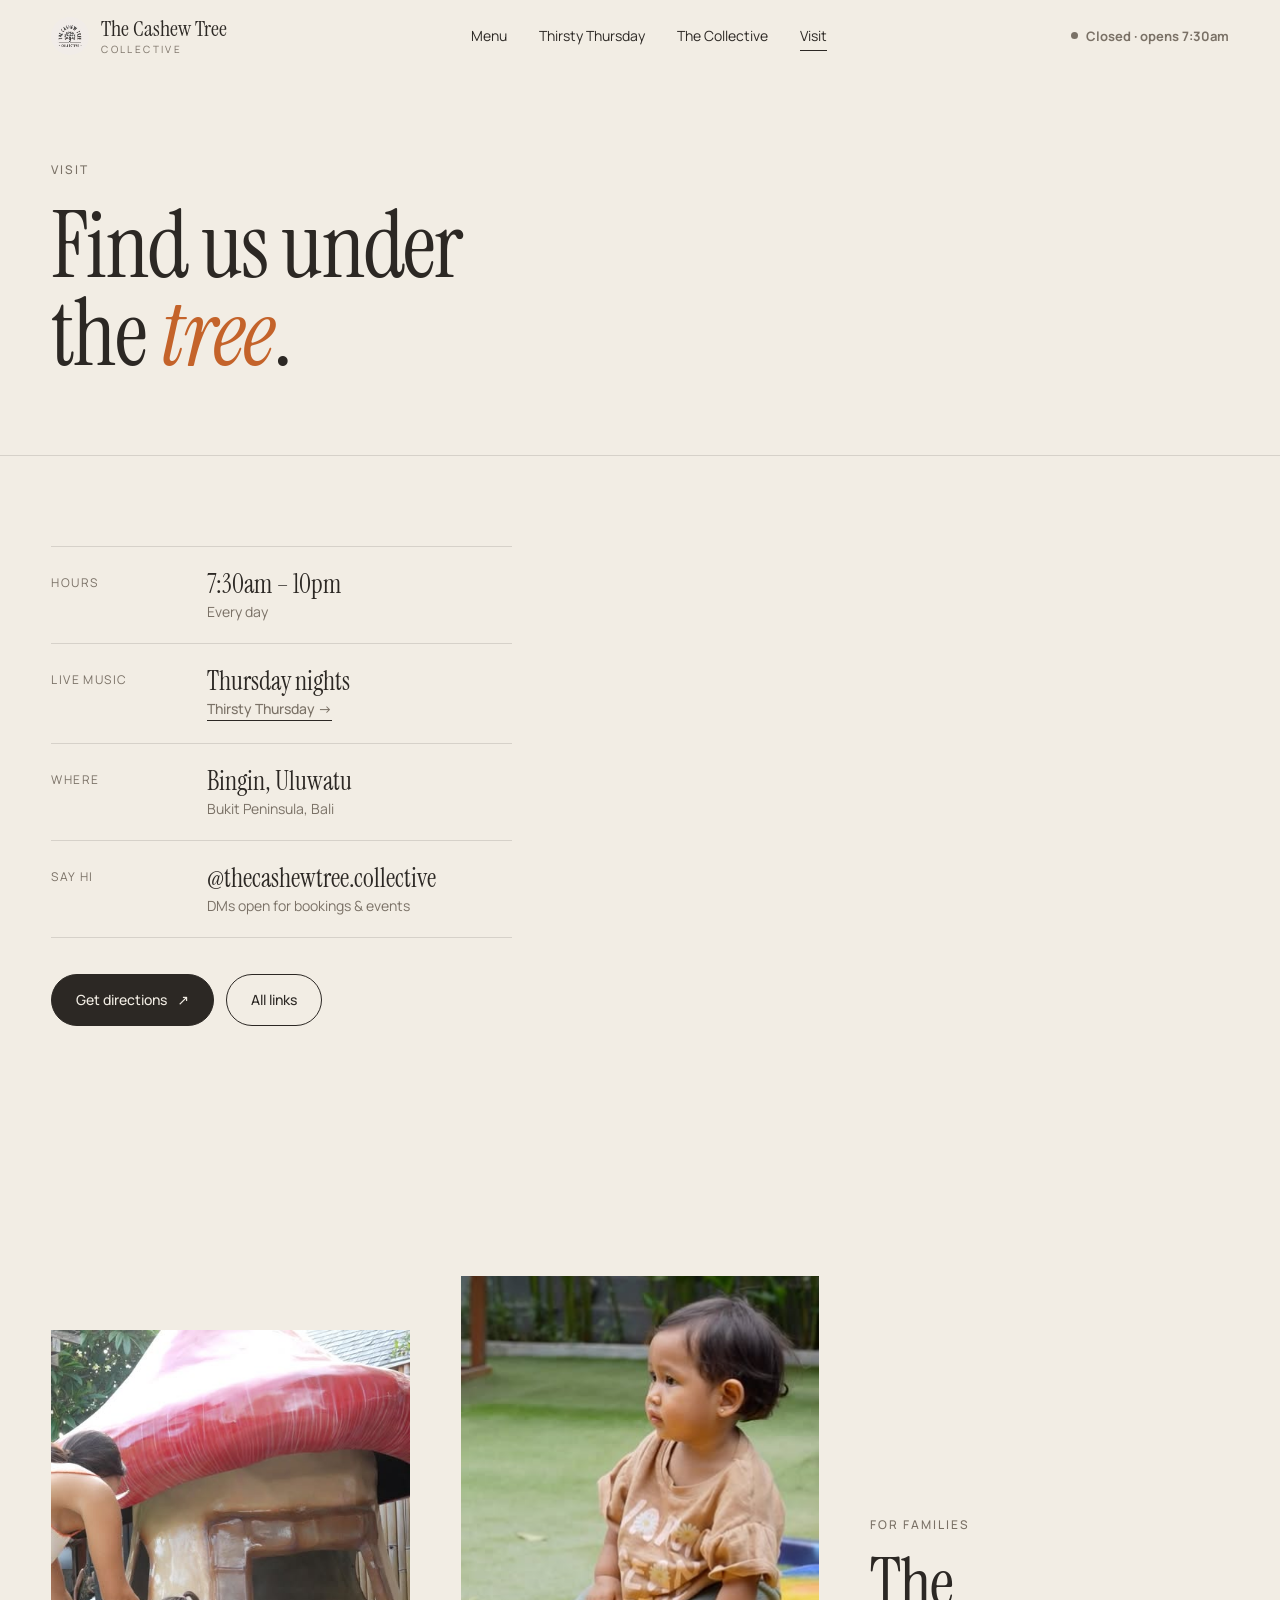
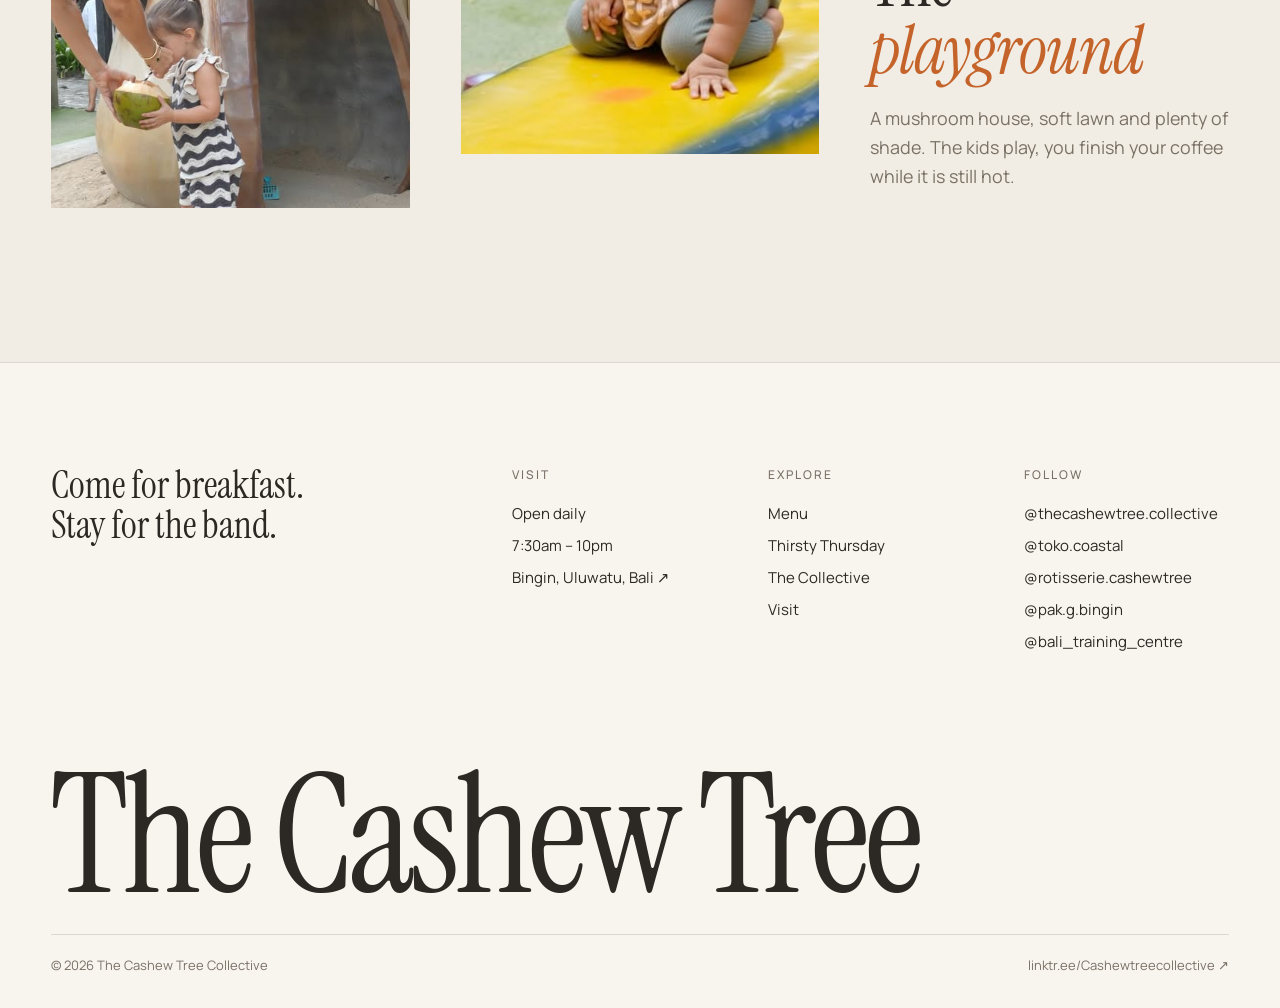
<file: visit.html>
<!doctype html>
<html lang="en">
<head>
<meta charset="utf-8">
<meta name="viewport" content="width=device-width, initial-scale=1">
<title>Visit · The Cashew Tree Collective</title>
<meta name="description" content="Visit The Cashew Tree in Bingin, Uluwatu, Bali. Open daily 7:30am to 10pm. Live music Thursdays and a kids playground.">
<meta name="theme-color" content="#f2ede4">
<meta name="robots" content="noindex, nofollow">
<link rel="icon" href="assets/ig/logo.jpg">
<link rel="preconnect" href="https://fonts.googleapis.com">
<link rel="preconnect" href="https://fonts.gstatic.com" crossorigin>
<link href="https://fonts.googleapis.com/css2?family=Instrument+Serif:ital@0;1&family=Manrope:wght@400;500;600&display=swap" rel="stylesheet">
<link rel="stylesheet" href="styles.css">
</head>
<body>
<header class="site-header">
  <div class="wrap nav">
    <a class="brand" href="index.html" aria-label="The Cashew Tree Collective, home">
      <img src="assets/ig/logo.jpg" alt="">
      <span>The Cashew Tree<small>Collective</small></span>
    </a>
    <nav class="nav-links" aria-label="Main">
        <a href="menu.html">Menu</a>
        <a href="music.html">Thirsty Thursday</a>
        <a href="collective.html">The Collective</a>
        <a href="visit.html" aria-current="page">Visit</a>
    </nav>
    <span class="status" data-status><i></i><b>Open 7:30am – 10pm</b></span>
    <button class="menu-btn" aria-expanded="false" aria-controls="mnav">Menu</button>
  </div>
</header>
<nav class="mobile-nav" id="mnav" aria-label="Mobile">
  <div>
    <a class="big" href="index.html">Home</a>
    <a class="big" href="menu.html">Menu</a>
    <a class="big" href="music.html">Thirsty Thursday</a>
    <a class="big" href="collective.html">The Collective</a>
    <a class="big" href="visit.html">Visit</a>
  </div>
  <div>
    <span class="status" data-status><i></i><b>Open 7:30am – 10pm</b></span>
    <p class="cap">Bingin, Uluwatu · Bali</p>
  </div>
</nav>
<main>

<section class="page-head">
  <div class="wrap">
    <span class="eyebrow reveal">Visit</span>
    <h1 class="display reveal d1">Find us under<br>the <em>tree</em>.</h1>
  </div>
</section>

<section class="pad-sm rule">
  <div class="wrap visit-grid">
    <div class="info reveal">
      <dl>
        <div class="row"><dt>Hours</dt><dd>7:30am – 10pm<small>Every day</small></dd></div>
        <div class="row"><dt>Live music</dt><dd>Thursday nights<small><a href="music.html" class="link-arrow">Thirsty Thursday →</a></small></dd></div>
        <div class="row"><dt>Where</dt><dd>Bingin, Uluwatu<small>Bukit Peninsula, Bali</small></dd></div>
        <div class="row"><dt>Say hi</dt><dd><a href="https://www.instagram.com/thecashewtree.collective/" target="_blank" rel="noopener">@thecashewtree.collective</a><small>DMs open for bookings &amp; events</small></dd></div>
      </dl>
      <div class="btn-row" style="margin-top:36px">
        <a class="btn solid" href="https://www.google.com/maps/search/?api=1&query=The+Cashew+Tree+Bingin+Bali" target="_blank" rel="noopener">Get directions <span class="arr">↗</span></a>
        <a class="btn" href="https://linktr.ee/Cashewtreecollective" target="_blank" rel="noopener">All links</a>
      </div>
    </div>
    <div class="map reveal d1">
      <iframe title="Map to The Cashew Tree, Bingin" loading="lazy" referrerpolicy="no-referrer-when-downgrade"
        src="https://maps.google.com/maps?q=The%20Cashew%20Tree%20Bingin%20Bali&z=15&output=embed"></iframe>
    </div>
  </div>
</section>

<section class="pad" id="playground">
  <div class="wrap duo">
    <div class="a frame r-3x4 reveal"><img src="assets/ig/playground.jpg" alt="Child with a coconut at the mushroom playhouse" loading="lazy"></div>
    <div class="b frame r-3x4 reveal d1"><img src="assets/ig/little-one.jpg" alt="A toddler sitting on the playground" loading="lazy"></div>
    <div class="body reveal d2">
      <span class="eyebrow">For families</span>
      <h2 class="h2" style="margin:14px 0 20px">The <em>playground</em></h2>
      <p class="lede">A mushroom house, soft lawn and plenty of shade. The kids play, you finish your coffee while it is still hot.</p>
    </div>
  </div>
</section>
</main>
<footer class="site-footer">
  <div class="wrap">
    <div class="foot-grid">
      <div>
        <p class="h3" style="max-width:16ch">Come for breakfast. Stay for the band.</p>
      </div>
      <div>
        <h4>Visit</h4>
        <ul>
          <li>Open daily</li>
          <li>7:30am – 10pm</li>
          <li><a href="https://www.google.com/maps/search/?api=1&query=The+Cashew+Tree+Bingin+Bali" target="_blank" rel="noopener">Bingin, Uluwatu, Bali ↗</a></li>
        </ul>
      </div>
      <div>
        <h4>Explore</h4>
        <ul>
          <li><a href="menu.html">Menu</a></li>
          <li><a href="music.html">Thirsty Thursday</a></li>
          <li><a href="collective.html">The Collective</a></li>
          <li><a href="visit.html">Visit</a></li>
        </ul>
      </div>
      <div>
        <h4>Follow</h4>
        <ul>
          <li><a href="https://www.instagram.com/thecashewtree.collective/" target="_blank" rel="noopener">@thecashewtree.collective</a></li>
          <li><a href="https://www.instagram.com/toko.coastal/" target="_blank" rel="noopener">@toko.coastal</a></li>
          <li><a href="https://www.instagram.com/rotisserie.cashewtree/" target="_blank" rel="noopener">@rotisserie.cashewtree</a></li>
          <li><a href="https://www.instagram.com/pak.g.bingin/" target="_blank" rel="noopener">@pak.g.bingin</a></li>
          <li><a href="https://www.instagram.com/bali_training_centre/" target="_blank" rel="noopener">@bali_training_centre</a></li>
        </ul>
      </div>
    </div>
    <div class="foot-word" aria-hidden="true">The Cashew Tree</div>
    <div class="foot-base">
      <span>© <span data-year>2026</span> The Cashew Tree Collective</span>
      <a href="https://linktr.ee/Cashewtreecollective" target="_blank" rel="noopener">linktr.ee/Cashewtreecollective ↗</a>
    </div>
  </div>
</footer>
<script src="main.js"></script>
</body>
</html>
</file>
<file: styles.css>
/* The Cashew Tree Collective — warm editorial */

:root {
  --cream: #f2ede4;
  --paper: #f8f5ef;
  --ink: #2c2824;
  --muted: #7a7166;
  --line: rgba(44, 40, 36, 0.14);
  --mango: #c4632a;
  --leaf: #4c5a3f;

  --serif: "Instrument Serif", "Times New Roman", serif;
  --sans: "Manrope", system-ui, -apple-system, sans-serif;

  --gutter: clamp(16px, 4vw, 56px);
  --max: 1440px;
  --ease: cubic-bezier(0.22, 1, 0.36, 1);
}

*,
*::before,
*::after { box-sizing: border-box; }

html { -webkit-text-size-adjust: 100%; scroll-behavior: smooth; }

body {
  margin: 0;
  background: var(--cream);
  color: var(--ink);
  font-family: var(--sans);
  font-size: 16px;
  line-height: 1.6;
  -webkit-font-smoothing: antialiased;
  overflow-x: hidden;
}

img { display: block; max-width: 100%; height: auto; }
a { color: inherit; text-decoration: none; }
p { margin: 0 0 1em; }
h1, h2, h3, h4 { margin: 0; font-weight: 400; }

::selection { background: var(--ink); color: var(--cream); }

.wrap { width: 100%; max-width: var(--max); margin: 0 auto; padding: 0 var(--gutter); }

/* ---------- type ---------- */
.display {
  font-family: var(--serif);
  font-size: clamp(48px, 7.2vw, 118px);
  line-height: 0.95;
  letter-spacing: -0.02em;
}
.display em, .h2 em, .statement em { font-style: italic; color: var(--mango); }
.h2 {
  font-family: var(--serif);
  font-size: clamp(38px, 5.2vw, 80px);
  line-height: 1;
  letter-spacing: -0.015em;
}
.h3 { font-family: var(--serif); font-size: clamp(28px, 3vw, 40px); line-height: 1.05; }
.eyebrow {
  font-size: 12px;
  letter-spacing: 0.16em;
  text-transform: uppercase;
  color: var(--muted);
  font-weight: 500;
}
.lede { font-size: clamp(17px, 1.4vw, 20px); color: var(--muted); max-width: 38ch; }
.statement {
  font-family: var(--serif);
  font-size: clamp(30px, 4vw, 60px);
  line-height: 1.12;
  letter-spacing: -0.01em;
  max-width: 22ch;
}

/* ---------- header ---------- */
.site-header {
  position: fixed;
  inset: 0 0 auto 0;
  z-index: 50;
  transition: background 0.4s var(--ease), border-color 0.4s var(--ease);
  border-bottom: 1px solid transparent;
}
.site-header.scrolled {
  background: rgba(242, 237, 228, 0.88);
  backdrop-filter: blur(14px);
  -webkit-backdrop-filter: blur(14px);
  border-color: var(--line);
}
.nav {
  display: flex;
  align-items: center;
  justify-content: space-between;
  gap: 24px;
  height: 72px;
}
.brand { display: flex; align-items: center; gap: 12px; }
.brand img { width: 38px; height: 38px; border-radius: 50%; mix-blend-mode: multiply; }
.brand span { font-family: var(--serif); font-size: 22px; line-height: 1; }
.brand small {
  display: block;
  font-family: var(--sans);
  font-size: 10px;
  letter-spacing: 0.24em;
  text-transform: uppercase;
  color: var(--muted);
  margin-top: 4px;
}
.nav-links { display: flex; gap: 32px; font-size: 14px; }
.nav-links a { position: relative; padding: 4px 0; }
.nav-links a::after {
  content: "";
  position: absolute;
  left: 0; bottom: 0;
  width: 100%; height: 1px;
  background: currentColor;
  transform: scaleX(0);
  transform-origin: right;
  transition: transform 0.5s var(--ease);
}
.nav-links a:hover::after,
.nav-links a[aria-current="page"]::after { transform: scaleX(1); transform-origin: left; }

.status {
  display: inline-flex;
  align-items: center;
  gap: 8px;
  font-size: 13px;
  color: var(--muted);
  white-space: nowrap;
}
.status i {
  width: 7px; height: 7px; border-radius: 50%;
  background: var(--muted);
}
.status.open i { background: #5f8a4a; box-shadow: 0 0 0 4px rgba(95, 138, 74, 0.18); }

.menu-btn {
  display: none;
  background: none;
  border: 0;
  padding: 8px 0;
  font: inherit;
  font-size: 14px;
  color: var(--ink);
  cursor: pointer;
}

.mobile-nav {
  position: fixed;
  inset: 0;
  z-index: 49;
  background: var(--cream);
  padding: 110px var(--gutter) 40px;
  display: flex;
  flex-direction: column;
  justify-content: space-between;
  opacity: 0;
  visibility: hidden;
  transition: opacity 0.4s var(--ease), visibility 0.4s;
}
.mobile-nav.open { opacity: 1; visibility: visible; }
.mobile-nav a.big { display: block; font-family: var(--serif); font-size: 52px; line-height: 1.15; }

@media (max-width: 900px) {
  .nav-links, .nav .status { display: none; }
  .menu-btn { display: block; }
}

/* ---------- buttons ---------- */
.btn {
  display: inline-flex;
  align-items: center;
  gap: 10px;
  padding: 14px 24px;
  border-radius: 999px;
  border: 1px solid var(--ink);
  font-size: 14px;
  font-weight: 500;
  transition: background 0.35s var(--ease), color 0.35s var(--ease);
}
.btn.solid { background: var(--ink); color: var(--cream); }
.btn:hover { background: var(--ink); color: var(--cream); }
.btn.solid:hover { background: transparent; color: var(--ink); }
.btn .arr { transition: transform 0.35s var(--ease); }
.btn:hover .arr { transform: translateX(4px); }
.btn-row { display: flex; flex-wrap: wrap; gap: 12px; }

.link-arrow {
  display: inline-flex; gap: 8px; align-items: center;
  font-size: 14px; font-weight: 500;
  border-bottom: 1px solid var(--ink);
  padding-bottom: 2px;
}

/* ---------- media frames ---------- */
.frame { overflow: hidden; background: #e6dfd3; position: relative; }
.frame img { width: 100%; height: 100%; object-fit: cover; transition: transform 1.2s var(--ease); }
a:hover .frame img, .frame:hover img { transform: scale(1.04); }
.r-4x5 { aspect-ratio: 4 / 5; }
.r-3x4 { aspect-ratio: 3 / 4; }
.r-1x1 { aspect-ratio: 1; }
.r-9x16 { aspect-ratio: 9 / 16; }
.cap { font-size: 13px; color: var(--muted); margin-top: 10px; }

/* ---------- sections ---------- */
section { position: relative; }
.pad { padding: clamp(80px, 12vw, 180px) 0; }
.pad-sm { padding: clamp(56px, 7vw, 100px) 0; }
.rule { border-top: 1px solid var(--line); }
.section-head {
  display: flex;
  justify-content: space-between;
  align-items: end;
  gap: 24px;
  margin-bottom: clamp(40px, 5vw, 72px);
  flex-wrap: wrap;
}

/* ---------- home hero ---------- */
.hero { padding-top: 140px; padding-bottom: clamp(60px, 8vw, 120px); }
.hero-grid {
  display: grid;
  grid-template-columns: repeat(12, 1fr);
  gap: var(--gutter);
  align-items: end;
}
.hero-copy { grid-column: 1 / span 7; }
.hero-copy .eyebrow { margin-bottom: 28px; display: block; }
.hero-copy .display { margin-bottom: 36px; }
.hero-copy .lede { margin-bottom: 36px; }
.hero-media { grid-column: 8 / span 5; position: relative; padding-bottom: 18%; }
.hero-media .main { width: 100%; }
.hero-media .float {
  position: absolute;
  width: 40%;
  left: -16%;
  bottom: 0;
  border: 8px solid var(--cream);
}
@media (max-width: 900px) {
  .hero { padding-top: 112px; }
  .hero-copy, .hero-media { grid-column: 1 / -1; }
  .hero-media { width: 86%; margin-left: auto; padding-bottom: 22%; }
  .hero-media .float { left: -14%; width: 50%; }
}

/* ---------- ticker ---------- */
.ticker {
  border-top: 1px solid var(--line);
  border-bottom: 1px solid var(--line);
  overflow: hidden;
  white-space: nowrap;
  padding: 18px 0;
}
.ticker-track { display: inline-flex; animation: ticker 48s linear infinite; }
.ticker span {
  font-family: var(--serif);
  font-size: clamp(22px, 2.4vw, 32px);
  padding: 0 28px;
}
.ticker span::after { content: "✳"; font-family: var(--sans); font-size: 14px; color: var(--mango); margin-left: 56px; vertical-align: middle; }
@keyframes ticker { to { transform: translateX(-50%); } }

/* ---------- intro ---------- */
.intro-grid {
  display: grid;
  grid-template-columns: repeat(12, 1fr);
  gap: var(--gutter);
}
.intro-grid .eyebrow { grid-column: 1 / span 3; padding-top: 14px; }
.intro-grid .statement { grid-column: 4 / span 9; }
.intro-grid .sub { grid-column: 4 / span 5; margin-top: 40px; color: var(--muted); }
@media (max-width: 900px) {
  .intro-grid .eyebrow, .intro-grid .statement, .intro-grid .sub { grid-column: 1 / -1; }
}

/* ---------- three pillars ---------- */
.pillars { display: grid; grid-template-columns: repeat(3, 1fr); gap: var(--gutter); }
.pillar .frame { margin-bottom: 22px; }
.pillar:nth-child(2) { margin-top: 12vw; }
.pillar .num { font-size: 12px; color: var(--muted); letter-spacing: 0.12em; }
.pillar h3 { margin: 6px 0 10px; }
.pillar p { color: var(--muted); font-size: 15px; max-width: 34ch; }
@media (max-width: 900px) {
  .pillars { grid-template-columns: 1fr; gap: 56px; }
  .pillar:nth-child(2) { margin-top: 0; }
}

/* ---------- collective list ---------- */
.venues { border-top: 1px solid var(--line); }
.venue {
  display: grid;
  grid-template-columns: 60px 1.2fr 1.4fr auto;
  gap: 24px;
  align-items: center;
  padding: 30px 0;
  border-bottom: 1px solid var(--line);
  position: relative;
  transition: padding 0.5s var(--ease);
}
.venue .idx { font-size: 12px; color: var(--muted); }
.venue .name { font-family: var(--serif); font-size: clamp(30px, 3.4vw, 52px); line-height: 1; }
.venue .what { color: var(--muted); font-size: 15px; }
.venue .handle { font-size: 14px; font-weight: 500; display: inline-flex; gap: 10px; align-items: center; }
.venue .handle .arr { transition: transform 0.4s var(--ease); }
.venue:hover { padding-left: 16px; }
.venue:hover .handle .arr { transform: translate(3px, -3px); }
.venue .thumb { display: none; }

.venue-preview {
  position: fixed;
  z-index: 40;
  width: 240px;
  aspect-ratio: 3 / 4;
  pointer-events: none;
  overflow: hidden;
  opacity: 0;
  transform: translate(-50%, -50%) scale(0.92);
  transition: opacity 0.35s var(--ease), transform 0.5s var(--ease);
}
.venue-preview.show { opacity: 1; transform: translate(-50%, -50%) scale(1); }
.venue-preview img { width: 100%; height: 100%; object-fit: cover; }

@media (max-width: 900px) {
  .venue { grid-template-columns: 1fr auto; gap: 8px 16px; }
  .venue .idx { display: none; }
  .venue .what { grid-column: 1 / -1; grid-row: 2; }
  .venue .handle { grid-column: 1 / -1; grid-row: 3; }
  .venue .thumb { display: block; grid-column: 2; grid-row: 1; width: 64px; aspect-ratio: 1; overflow: hidden; }
  .venue .thumb img { width: 100%; height: 100%; object-fit: cover; }
  .venue:hover { padding-left: 0; }
  .venue-preview { display: none; }
}

/* ---------- instagram strip ---------- */
.ig-grid { display: grid; grid-template-columns: repeat(6, 1fr); gap: 8px; }
.ig-grid a { display: block; }
@media (max-width: 900px) { .ig-grid { grid-template-columns: repeat(3, 1fr); } }

/* ---------- page heads ---------- */
.page-head { padding-top: 160px; padding-bottom: clamp(48px, 6vw, 96px); }
.page-head .eyebrow { display: block; margin-bottom: 24px; }
.page-head .lede { margin-top: 32px; }
@media (max-width: 900px) { .page-head { padding-top: 120px; } }

/* ---------- menu page ---------- */
.course {
  display: grid;
  grid-template-columns: repeat(12, 1fr);
  gap: var(--gutter);
  padding-top: clamp(48px, 6vw, 96px);
  padding-bottom: clamp(48px, 6vw, 96px);
  border-top: 1px solid var(--line);
  align-items: center;
}
.course .frame { grid-column: 1 / span 5; }
.course .body { grid-column: 7 / span 5; }
.course:nth-of-type(even) .frame { grid-column: 8 / span 5; grid-row: 1; }
.course:nth-of-type(even) .body { grid-column: 2 / span 5; grid-row: 1; }
.course .body .eyebrow { display: block; margin-bottom: 18px; }
.course .body h2 { margin-bottom: 20px; }
.course ul { list-style: none; padding: 0; margin: 28px 0 0; border-top: 1px solid var(--line); }
.course li {
  display: flex; justify-content: space-between; gap: 16px;
  padding: 14px 0; border-bottom: 1px solid var(--line);
  font-size: 15px;
}
.course li span:last-child { color: var(--muted); text-align: right; }
@media (max-width: 900px) {
  .course .frame, .course .body,
  .course:nth-of-type(even) .frame, .course:nth-of-type(even) .body { grid-column: 1 / -1; grid-row: auto; }
}

.cta-band {
  background: var(--ink);
  color: var(--cream);
  text-align: center;
}
.cta-band .lede { color: rgba(242, 237, 228, 0.65); margin: 24px auto 40px; }
.cta-band .btn { border-color: var(--cream); color: var(--cream); }
.cta-band .btn:hover { background: var(--cream); color: var(--ink); }

/* ---------- music page ---------- */
.next-show {
  display: grid;
  grid-template-columns: repeat(12, 1fr);
  gap: var(--gutter);
  align-items: end;
}
.next-show .frame { grid-column: 1 / span 5; }
.next-show .body { grid-column: 7 / span 6; }
.next-date {
  font-family: var(--serif);
  font-size: clamp(56px, 9vw, 150px);
  line-height: 0.9;
  letter-spacing: -0.02em;
  margin: 18px 0 28px;
}
.facts { display: grid; grid-template-columns: repeat(3, 1fr); border-top: 1px solid var(--line); margin-top: 40px; }
.facts div { padding: 20px 20px 0 0; }
.facts dt { font-size: 12px; color: var(--muted); letter-spacing: 0.12em; text-transform: uppercase; }
.facts dd { margin: 6px 0 0; font-family: var(--serif); font-size: 26px; line-height: 1.1; }
@media (max-width: 900px) {
  .next-show .frame, .next-show .body { grid-column: 1 / -1; }
  .facts { grid-template-columns: 1fr 1fr; }
}

.lineups { display: grid; grid-template-columns: repeat(3, 1fr); gap: var(--gutter); }
.lineup .meta { display: flex; justify-content: space-between; margin-top: 16px; font-size: 14px; }
.lineup .meta span:last-child { color: var(--muted); }
.lineup h3 { margin-top: 6px; }
@media (max-width: 900px) { .lineups { grid-template-columns: 1fr; gap: 48px; } }

/* ---------- collective page ---------- */
.house {
  display: grid;
  grid-template-columns: repeat(12, 1fr);
  gap: var(--gutter);
  padding-top: clamp(56px, 7vw, 110px);
  padding-bottom: clamp(56px, 7vw, 110px);
  border-top: 1px solid var(--line);
  align-items: start;
}
.house .idx { grid-column: 1 / span 1; font-size: 12px; color: var(--muted); padding-top: 12px; }
.house .body { grid-column: 2 / span 5; }
.house .media { grid-column: 8 / span 5; }
.house .body h2 { margin: 12px 0 24px; }
.house .body p { color: var(--muted); max-width: 42ch; }
.house .tags { display: flex; flex-wrap: wrap; gap: 8px; margin: 28px 0 32px; }
.house .tags span {
  font-size: 13px;
  padding: 6px 14px;
  border: 1px solid var(--line);
  border-radius: 999px;
}
.type-card {
  aspect-ratio: 4 / 5;
  background: var(--leaf);
  color: var(--cream);
  display: flex;
  flex-direction: column;
  justify-content: space-between;
  padding: clamp(24px, 3vw, 40px);
}
.type-card .glyph { font-family: var(--serif); font-size: clamp(90px, 12vw, 180px); line-height: 0.85; font-style: italic; }
@media (max-width: 900px) {
  .house .idx { display: none; }
  .house .body, .house .media { grid-column: 1 / -1; }
  .house .media { order: -1; }
}

/* ---------- visit page ---------- */
.visit-grid { display: grid; grid-template-columns: repeat(12, 1fr); gap: var(--gutter); }
.visit-grid .info { grid-column: 1 / span 5; }
.visit-grid .map { grid-column: 7 / span 6; }
.info dl { margin: 0; }
.info .row { display: grid; grid-template-columns: 140px 1fr; gap: 16px; padding: 22px 0; border-top: 1px solid var(--line); }
.info .row:last-child { border-bottom: 1px solid var(--line); }
.info dt { font-size: 12px; color: var(--muted); letter-spacing: 0.12em; text-transform: uppercase; padding-top: 4px; }
.info dd { margin: 0; font-family: var(--serif); font-size: 26px; line-height: 1.2; }
.info dd small { display: block; font-family: var(--sans); font-size: 14px; color: var(--muted); margin-top: 4px; }
.map iframe {
  width: 100%;
  height: 100%;
  min-height: 480px;
  border: 0;
  filter: grayscale(1) sepia(0.25) contrast(0.95);
}
.duo { display: grid; grid-template-columns: repeat(12, 1fr); gap: var(--gutter); align-items: end; }
.duo .a { grid-column: 1 / span 4; }
.duo .b { grid-column: 5 / span 4; margin-bottom: 15%; }
.duo .body { grid-column: 9 / span 4; }
@media (max-width: 900px) {
  .visit-grid .info, .visit-grid .map { grid-column: 1 / -1; }
  .map iframe { min-height: 340px; }
  .info .row { grid-template-columns: 1fr; gap: 4px; }
  .duo .a { grid-column: 1 / span 6; }
  .duo .b { grid-column: 7 / span 6; }
  .duo .body { grid-column: 1 / -1; }
}

/* ---------- footer ---------- */
.site-footer { background: var(--paper); border-top: 1px solid var(--line); padding: clamp(64px, 8vw, 120px) 0 32px; }
.foot-grid { display: grid; grid-template-columns: 2fr 1fr 1fr 1fr; gap: var(--gutter); }
.foot-grid h4 { font-size: 12px; letter-spacing: 0.16em; text-transform: uppercase; color: var(--muted); margin-bottom: 18px; font-weight: 500; }
.foot-grid ul { list-style: none; padding: 0; margin: 0; }
.foot-grid li { margin-bottom: 8px; font-size: 15px; }
.foot-grid li a { transition: color 0.3s; }
.foot-grid li a:hover { color: var(--mango); }
.foot-word {
  font-family: var(--serif);
  font-size: clamp(56px, 13vw, 210px);
  line-height: 0.85;
  letter-spacing: -0.03em;
  margin-top: clamp(64px, 8vw, 120px);
  white-space: nowrap;
}
.foot-base {
  display: flex; justify-content: space-between; flex-wrap: wrap; gap: 12px;
  border-top: 1px solid var(--line);
  margin-top: 28px; padding-top: 20px;
  font-size: 13px; color: var(--muted);
}
@media (max-width: 900px) {
  .foot-grid { grid-template-columns: 1fr 1fr; }
  .foot-grid > :first-child { grid-column: 1 / -1; }
  .foot-word { font-size: 15vw; }
}

/* ---------- reveal ---------- */
.reveal { opacity: 0; transform: translateY(28px); transition: opacity 1s var(--ease), transform 1.1s var(--ease); }
.reveal.in { opacity: 1; transform: none; }
.reveal.d1 { transition-delay: 0.1s; }
.reveal.d2 { transition-delay: 0.2s; }
.reveal.d3 { transition-delay: 0.3s; }

@media (prefers-reduced-motion: reduce) {
  html { scroll-behavior: auto; }
  .reveal { opacity: 1; transform: none; transition: none; }
  .ticker-track { animation: none; }
  .frame img { transition: none; }
}
</file>
